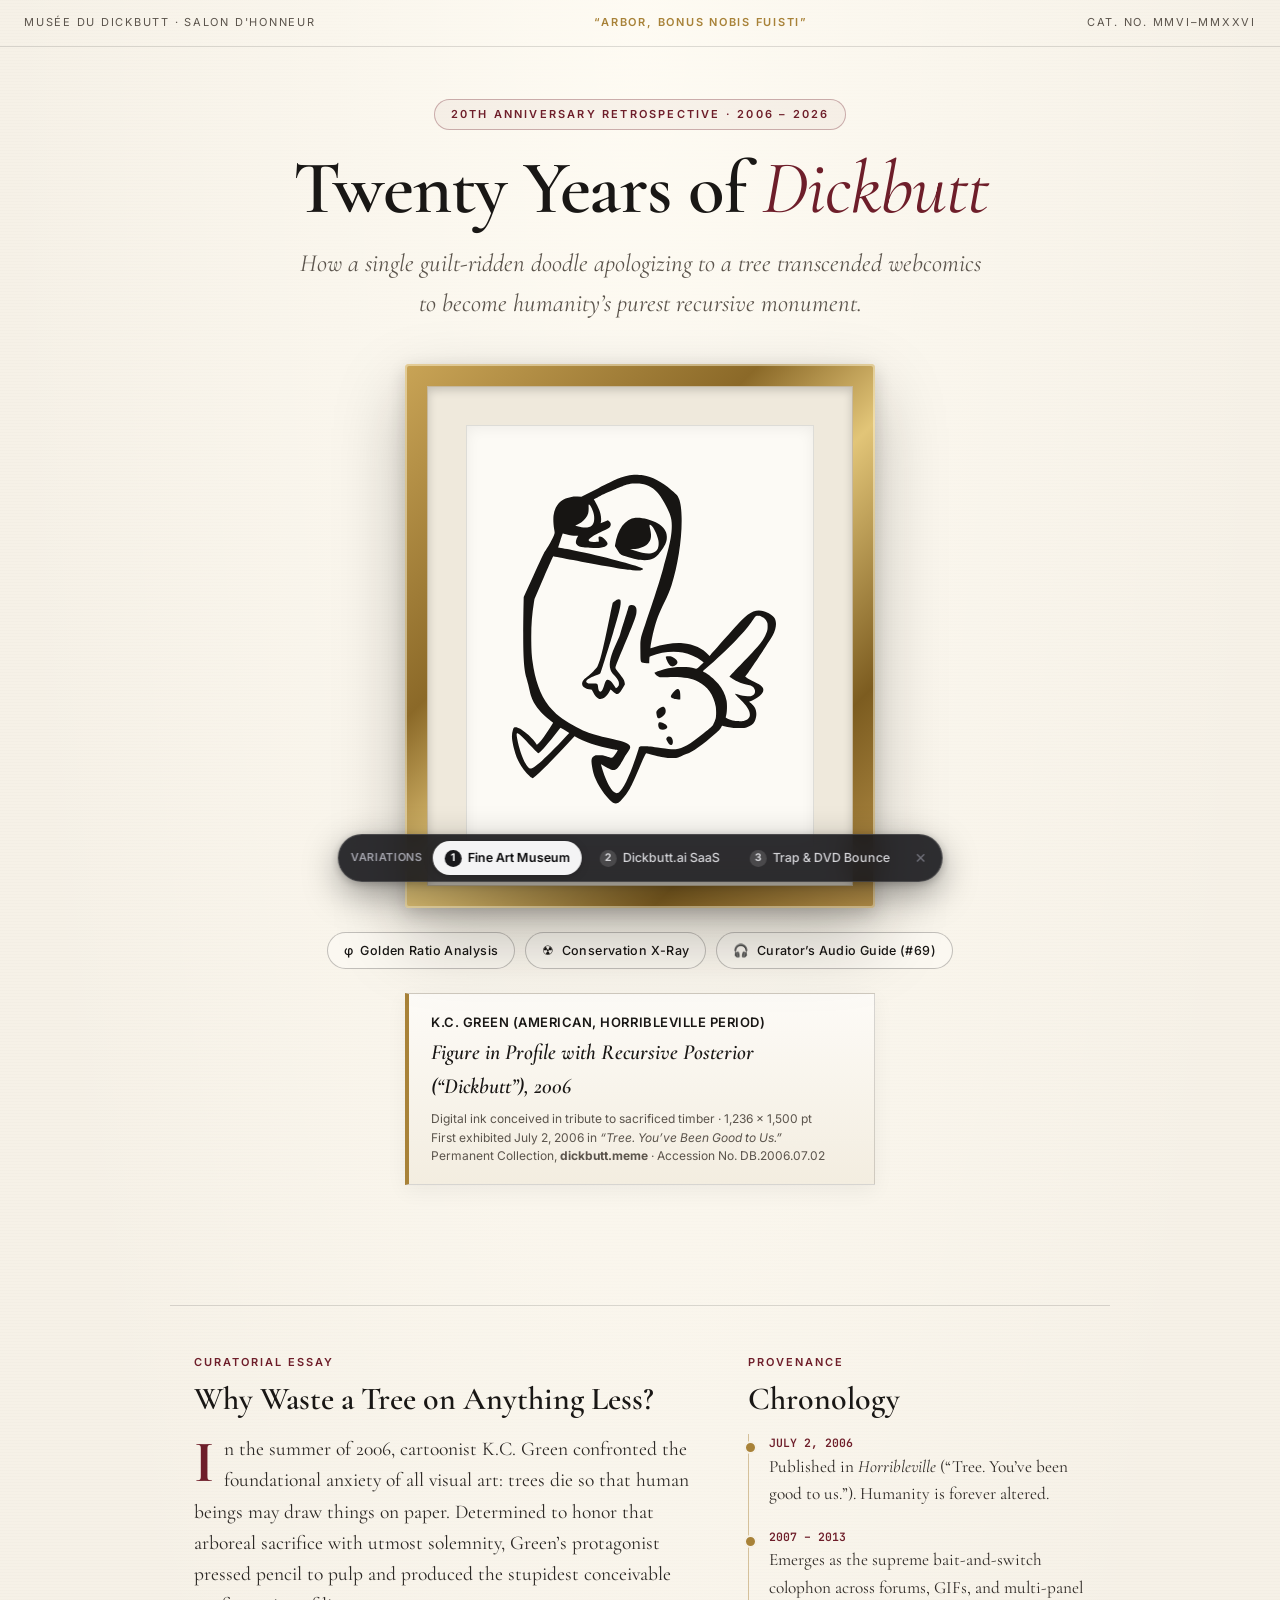
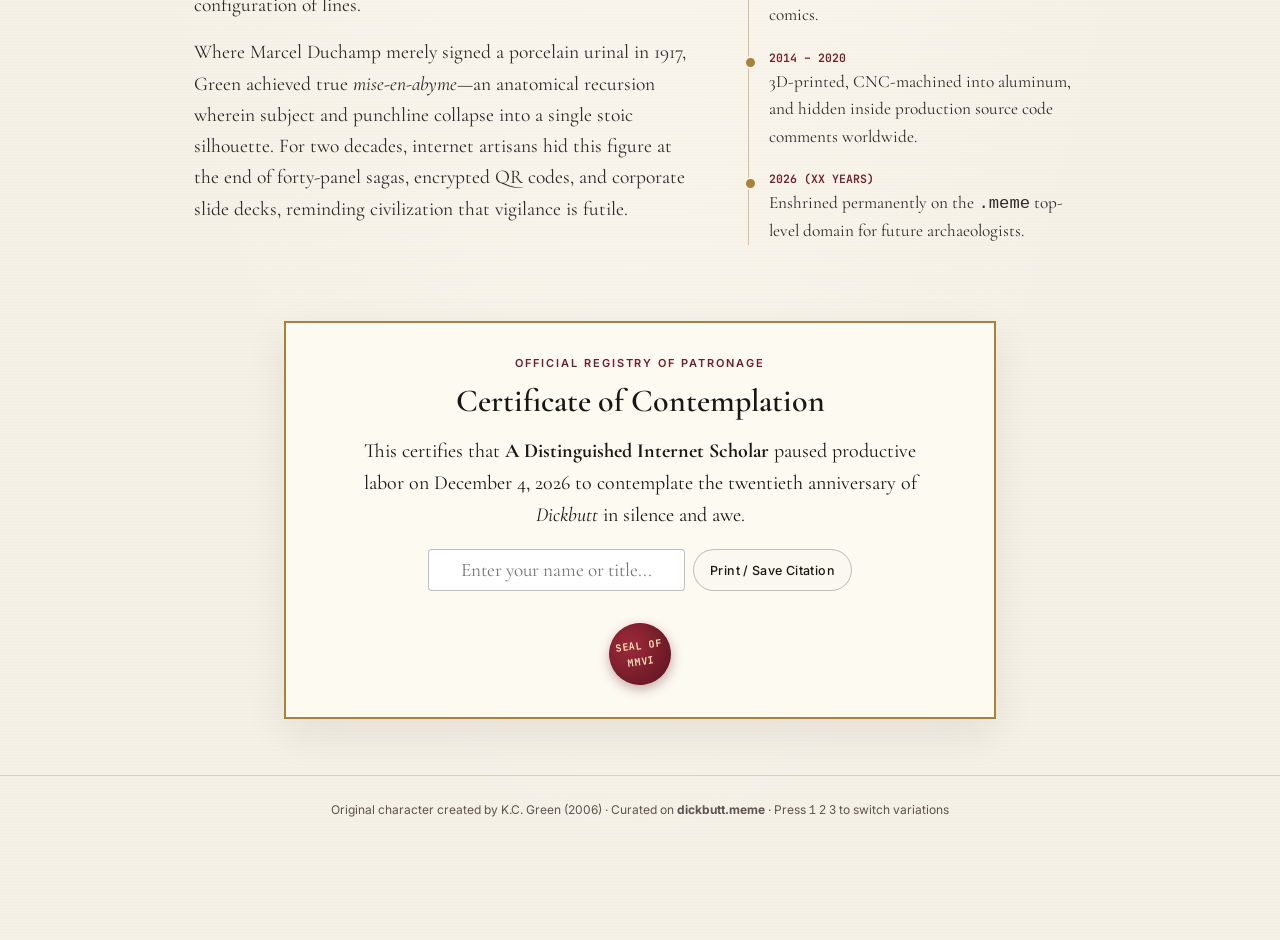
<file: index.html>
<!DOCTYPE html>
<html lang="en" data-variation="1" data-root="./">
<head>
  <script>
    (function () {
      var q = window.location.search;
      if (!q) return;
      var p = new URLSearchParams(q);
      if ((p.has("trap") || p.has("c")) && document.documentElement.getAttribute("data-variation") !== "3") {
        window.location.replace("./v3/" + q);
      } else if (p.get("v") === "1" || p.get("v") === "2" || p.get("v") === "3") {
        var target = p.get("v");
        if (document.documentElement.getAttribute("data-variation") !== target) {
          window.location.replace("./v" + target + "/");
        }
      }
    })();
  </script>
  <meta charset="UTF-8" />
  <meta name="viewport" content="width=device-width, initial-scale=1.0" />
  <title>Musée du Dickbutt — MMVI–MMXXVI Retrospective</title>
  <meta name="description" content="Twenty Years of Post-Anatomical Excellence (2006–2026). A retrospective exhibition honoring K.C. Green's Horribleville Strip #389." />
  <link rel="icon" type="image/svg+xml" href="./assets/favicon.svg" />
  <link rel="preconnect" href="https://fonts.googleapis.com" />
  <link rel="preconnect" href="https://fonts.gstatic.com" crossorigin />
  <link href="https://fonts.googleapis.com/css2?family=Cormorant+Garamond:ital,wght@0,400;0,600;0,700;1,400;1,600&family=Inter:wght@400;500;600&family=JetBrains+Mono:wght@400;500&display=swap" rel="stylesheet" />
  <link rel="stylesheet" href="./assets/switcher.css" />
  <style>
    :root {
      --paper: #f6f1e7;
      --paper-deep: #ebe3d3;
      --ink: #191715;
      --ink-muted: #5b544c;
      --gold: #a88238;
      --gold-bright: #d4af37;
      --burgundy: #6e1e2a;
      --border: rgba(25, 23, 21, 0.14);
    }

    * { box-sizing: border-box; margin: 0; padding: 0; }

    body {
      background-color: var(--paper);
      background-image:
        radial-gradient(ellipse at 50% 0%, rgba(255, 252, 244, 0.9) 0%, transparent 70%),
        repeating-linear-gradient(0deg, rgba(25,23,21,0.012) 0px, rgba(25,23,21,0.012) 1px, transparent 1px, transparent 3px);
      color: var(--ink);
      font-family: "Cormorant Garamond", Georgia, serif;
      line-height: 1.6;
      padding-bottom: 96px;
      -webkit-font-smoothing: antialiased;
    }

    .museum-topbar {
      border-bottom: 1px solid var(--border);
      padding: 14px 24px;
      display: flex;
      justify-content: space-between;
      align-items: center;
      flex-wrap: wrap;
      gap: 12px;
      font-family: "Inter", sans-serif;
      font-size: 11px;
      letter-spacing: 0.16em;
      text-transform: uppercase;
      color: var(--ink-muted);
    }

    .museum-motto {
      color: var(--gold);
      font-weight: 600;
    }

    .hero {
      max-width: 1080px;
      margin: 0 auto;
      padding: 52px 24px 36px;
      text-align: center;
    }

    .exhibition-pill {
      display: inline-block;
      font-family: "Inter", sans-serif;
      font-size: 11px;
      font-weight: 600;
      letter-spacing: 0.2em;
      text-transform: uppercase;
      color: var(--burgundy);
      border: 1px solid rgba(110, 30, 42, 0.32);
      padding: 6px 16px;
      border-radius: 999px;
      margin-bottom: 20px;
      background: rgba(110, 30, 42, 0.04);
    }

    h1 {
      font-size: clamp(2.6rem, 6vw, 4.7rem);
      font-weight: 600;
      line-height: 1.04;
      letter-spacing: -0.015em;
      margin-bottom: 16px;
    }

    h1 em {
      font-style: italic;
      font-weight: 400;
      color: var(--burgundy);
    }

    .subtitle {
      font-size: clamp(1.2rem, 2.2vw, 1.55rem);
      color: var(--ink-muted);
      max-width: 690px;
      margin: 0 auto 40px;
      font-style: italic;
    }

    /* Ornate Gallery Frame */
    .gallery-stage {
      display: flex;
      flex-direction: column;
      align-items: center;
      margin-bottom: 36px;
    }

    .gilded-frame {
      position: relative;
      width: min(470px, 90vw);
      padding: 22px;
      background: linear-gradient(135deg, #c9a456 0%, #8b6928 35%, #e2c578 52%, #7c5c20 78%, #b8924a 100%);
      border-radius: 4px;
      box-shadow:
        0 30px 70px rgba(25, 20, 12, 0.26),
        0 6px 18px rgba(25, 20, 12, 0.16),
        inset 0 0 0 2px rgba(255, 245, 214, 0.5);
    }

    .mat-board {
      background: #efe9dc;
      padding: clamp(22px, 5vw, 38px);
      box-shadow: inset 0 3px 10px rgba(0, 0, 0, 0.18);
      border: 1px solid rgba(120, 92, 38, 0.35);
    }

    .canvas-well {
      position: relative;
      background: #fcfaf5;
      border: 1px solid rgba(0, 0, 0, 0.12);
      box-shadow: inset 0 2px 14px rgba(0, 0, 0, 0.06);
      aspect-ratio: 1236 / 1500;
      overflow: hidden;
      transition: background 0.45s ease, color 0.45s ease;
      color: #171513;
    }

    .canvas-well #artworkMount,
    .canvas-well .overlay-svg {
      position: absolute;
      inset: 8%;
      width: 84%;
      height: 84%;
    }

    .canvas-well svg {
      width: 100%;
      height: 100%;
      display: block;
    }

    /* X-Ray Radiograph Mode */
    .canvas-well.is-xray {
      background: radial-gradient(circle at 50% 45%, #0c2642 0%, #040d1a 100%);
      color: rgba(112, 232, 255, 0.32);
      border-color: #1f6f8b;
    }

    .canvas-well.is-xray #artworkMount svg {
      filter: drop-shadow(0 0 12px rgba(56, 189, 248, 0.55));
    }

    .overlay-svg {
      pointer-events: none;
      opacity: 0;
      transition: opacity 0.35s ease;
    }

    .canvas-well.show-phi .phi-overlay {
      opacity: 1;
    }

    .canvas-well.is-xray .xray-overlay {
      opacity: 1;
    }

    .scanline {
      position: absolute;
      left: 0;
      right: 0;
      height: 3px;
      background: linear-gradient(90deg, transparent, #38bdf8, transparent);
      box-shadow: 0 0 16px #38bdf8;
      opacity: 0;
      pointer-events: none;
    }

    .canvas-well.is-xray .scanline {
      opacity: 0.85;
      animation: xrayScan 3.2s ease-in-out infinite;
    }

    @keyframes xrayScan {
      0%, 100% { top: 4%; }
      50% { top: 94%; }
    }

    /* Scholarly Callout List when Golden Ratio is active */
    .phi-legend {
      display: none;
      max-width: 680px;
      margin: 18px auto 0;
      padding: 14px 18px;
      background: rgba(212, 175, 55, 0.1);
      border: 1px solid rgba(168, 130, 56, 0.4);
      border-radius: 6px;
      text-align: left;
      font-family: "Inter", sans-serif;
      font-size: 12.5px;
      color: var(--ink);
      grid-template-columns: repeat(auto-fit, minmax(260px, 1fr));
      gap: 10px 18px;
    }

    .phi-legend.is-visible {
      display: grid;
    }

    .phi-legend strong {
      color: var(--burgundy);
      font-family: "JetBrains Mono", monospace;
      font-size: 11px;
    }

    /* Controls Bar */
    .curator-controls {
      display: flex;
      flex-wrap: wrap;
      justify-content: center;
      gap: 10px;
      margin-top: 24px;
    }

    .museum-btn {
      appearance: none;
      border: 1px solid rgba(25, 23, 21, 0.25);
      background: #fbf8f1;
      color: var(--ink);
      font-family: "Inter", sans-serif;
      font-size: 12.5px;
      font-weight: 500;
      letter-spacing: 0.03em;
      padding: 10px 16px;
      border-radius: 999px;
      cursor: pointer;
      transition: all 0.18s ease;
      display: inline-flex;
      align-items: center;
      gap: 7px;
    }

    .museum-btn:hover {
      border-color: var(--gold);
      background: #fffdf9;
      transform: translateY(-1px);
      box-shadow: 0 4px 12px rgba(0,0,0,0.06);
    }

    .museum-btn.is-active {
      background: var(--ink);
      color: #faf6ee;
      border-color: var(--ink);
    }

    /* Audio Transcript Box */
    .audio-caption {
      display: none;
      max-width: 620px;
      margin: 16px auto 0;
      padding: 14px 20px;
      background: #1d1a17;
      color: #f4efe4;
      border-left: 3px solid var(--gold-bright);
      border-radius: 4px;
      font-size: 1.08rem;
      font-style: italic;
      text-align: left;
      box-shadow: 0 10px 26px rgba(0,0,0,0.14);
    }

    .audio-caption.is-visible {
      display: block;
    }

    .audio-caption-tag {
      display: block;
      font-family: "JetBrains Mono", monospace;
      font-style: normal;
      font-size: 10.5px;
      letter-spacing: 0.12em;
      text-transform: uppercase;
      color: var(--gold-bright);
      margin-bottom: 4px;
    }

    /* Brass Placard */
    .placard {
      margin-top: 24px;
      max-width: 470px;
      width: 90vw;
      text-align: left;
      background: linear-gradient(180deg, #fdfbf7 0%, #f3ede0 100%);
      border: 1px solid rgba(25, 23, 21, 0.16);
      border-left: 4px solid var(--gold);
      padding: 18px 22px;
      box-shadow: 0 6px 20px rgba(0, 0, 0, 0.05);
    }

    .placard-artist {
      font-family: "Inter", sans-serif;
      font-size: 13px;
      font-weight: 600;
      letter-spacing: 0.04em;
      text-transform: uppercase;
    }

    .placard-title {
      font-size: 1.35rem;
      font-weight: 600;
      font-style: italic;
      margin: 2px 0 6px;
    }

    .placard-meta {
      font-family: "Inter", sans-serif;
      font-size: 12px;
      color: var(--ink-muted);
      line-height: 1.55;
    }

    /* Editorial Sections */
    .editorial {
      max-width: 940px;
      margin: 48px auto 0;
      padding: 48px 24px 0;
      border-top: 1px solid var(--border);
      display: grid;
      grid-template-columns: 1.2fr 0.8fr;
      gap: 48px;
    }

    @media (max-width: 780px) {
      .editorial { grid-template-columns: 1fr; gap: 36px; }
    }

    .section-kicker {
      font-family: "Inter", sans-serif;
      font-size: 11px;
      font-weight: 600;
      letter-spacing: 0.18em;
      text-transform: uppercase;
      color: var(--burgundy);
      margin-bottom: 10px;
    }

    h2 {
      font-size: 2rem;
      font-weight: 600;
      line-height: 1.15;
      margin-bottom: 16px;
    }

    .essay p {
      font-size: 1.22rem;
      margin-bottom: 16px;
      color: #2c2825;
    }

    .dropcap::first-letter {
      float: left;
      font-size: 3.7rem;
      line-height: 0.82;
      padding-right: 10px;
      padding-top: 4px;
      color: var(--burgundy);
      font-weight: 700;
    }

    .timeline {
      list-style: none;
      border-left: 1px solid rgba(168, 130, 56, 0.45);
      padding-left: 20px;
    }

    .timeline li {
      position: relative;
      margin-bottom: 20px;
    }

    .timeline li::before {
      content: "";
      position: absolute;
      left: -25px;
      top: 7px;
      width: 9px;
      height: 9px;
      border-radius: 50%;
      background: var(--gold);
      border: 2px solid var(--paper);
    }

    .timeline-year {
      font-family: "JetBrains Mono", monospace;
      font-size: 11.5px;
      font-weight: 600;
      color: var(--burgundy);
    }

    .timeline-desc {
      font-size: 1.08rem;
      color: #2f2a26;
    }

    /* Certificate Generator Card */
    .diploma-section {
      max-width: 760px;
      margin: 56px auto 0;
      padding: 0 24px;
    }

    .diploma-card {
      background: #fdfaf2;
      border: 2px double var(--gold);
      padding: 32px 28px;
      text-align: center;
      position: relative;
      box-shadow: 0 14px 40px rgba(25, 20, 12, 0.08);
    }

    .diploma-input-row {
      display: flex;
      justify-content: center;
      gap: 8px;
      flex-wrap: wrap;
      margin: 18px 0 20px;
    }

    .diploma-input {
      font-family: "Cormorant Garamond", serif;
      font-size: 1.2rem;
      padding: 8px 14px;
      border: 1px solid rgba(25,23,21,0.28);
      background: #fff;
      border-radius: 4px;
      min-width: 240px;
      text-align: center;
    }

    .diploma-seal {
      display: inline-flex;
      align-items: center;
      justify-content: center;
      width: 62px;
      height: 62px;
      border-radius: 50%;
      background: radial-gradient(circle at 35% 35%, #9e2a3b, #59131d);
      color: #f8e7b5;
      font-family: "JetBrains Mono", monospace;
      font-size: 10px;
      font-weight: 700;
      letter-spacing: 0.06em;
      box-shadow: 0 4px 12px rgba(89, 19, 29, 0.35);
      margin-top: 12px;
      transform: rotate(-8deg);
    }

    footer {
      text-align: center;
      margin-top: 56px;
      padding: 24px;
      font-family: "Inter", sans-serif;
      font-size: 12px;
      color: var(--ink-muted);
      border-top: 1px solid var(--border);
    }
  </style>
</head>
<body>
  <header class="museum-topbar">
    <span>Musée du Dickbutt · Salon d'Honneur</span>
    <span class="museum-motto">“Arbor, Bonus Nobis Fuisti”</span>
    <span>Cat. No. MMVI–MMXXVI</span>
  </header>

  <main>
    <section class="hero">
      <div class="exhibition-pill">20th Anniversary Retrospective · 2006 – 2026</div>
      <h1>Twenty Years of <em>Dickbutt</em></h1>
      <p class="subtitle">
        How a single guilt-ridden doodle apologizing to a tree transcended webcomics to become humanity’s purest recursive monument.
      </p>

      <div class="gallery-stage">
        <div class="gilded-frame">
          <div class="mat-board">
            <div class="canvas-well" id="canvasWell">
              <div id="artworkMount"></div>

              <!-- Golden Ratio / Scholarly Geometry Overlay -->
              <svg class="overlay-svg phi-overlay" viewBox="0 0 1236 1500" aria-hidden="true">
                <rect x="60" y="60" width="1116" height="1380" fill="none" stroke="#c59b27" stroke-width="5" stroke-dasharray="14 10" />
                <line x1="60" y1="912" x2="1176" y2="912" stroke="#c59b27" stroke-width="4" />
                <line x1="749" y1="60" x2="749" y2="912" stroke="#c59b27" stroke-width="4" />
                <circle cx="618" cy="750" r="555" fill="none" stroke="#b8860b" stroke-width="4" opacity="0.65" />
                <!-- Fibonacci Spiral Curve -->
                <path d="M60 1440 A 852 852 0 0 1 912 588 A 526 526 0 0 1 1176 1114 A 325 325 0 0 1 851 1439 A 200 200 0 0 1 651 1239 A 123 123 0 0 1 774 1116"
                      fill="none" stroke="#d4af37" stroke-width="9" />
                <!-- Callout Markers -->
                <g fill="#6e1e2a" stroke="#fff8e7" stroke-width="5">
                  <circle cx="350" cy="245" r="24" />
                  <circle cx="515" cy="760" r="24" />
                  <circle cx="1065" cy="735" r="24" />
                  <circle cx="735" cy="1090" r="24" />
                </g>
                <g fill="#fff8e7" font-family="Inter, sans-serif" font-size="26" font-weight="700" text-anchor="middle">
                  <text x="350" y="254">I</text>
                  <text x="515" y="769">II</text>
                  <text x="1065" y="744">III</text>
                  <text x="735" y="1099">IV</text>
                </g>
                <text x="95" y="125" fill="#9a7418" font-family="JetBrains Mono, monospace" font-size="34" font-weight="600">φ = 1.61803</text>
              </svg>

              <!-- X-Ray Radiograph Skeleton Overlay -->
              <svg class="overlay-svg xray-overlay" viewBox="0 0 1236 1500" aria-hidden="true">
                <g stroke="#7dd3fc" stroke-width="14" fill="none" stroke-linecap="round" opacity="0.9">
                  <!-- Tiny Peanut Brain -->
                  <ellipse cx="520" cy="175" rx="68" ry="38" stroke-dasharray="10 8" />
                  <!-- Eye Sockets -->
                  <circle cx="345" cy="245" r="65" />
                  <circle cx="605" cy="325" r="72" />
                  <!-- Vertebral Column -->
                  <path d="M510 430 Q 430 740 480 1060 Q 560 1160 760 1070" stroke-width="18" stroke-dasharray="22 18" />
                  <!-- Ribs -->
                  <path d="M360 560 Q 470 590 580 560" />
                  <path d="M340 650 Q 465 680 570 650" />
                  <path d="M335 740 Q 460 770 555 740" />
                  <!-- Forearm Bone -->
                  <path d="M535 615 L 445 960" />
                  <!-- Leg Bones -->
                  <path d="M330 1130 L 185 1290 L 115 1190" />
                  <path d="M565 1210 L 505 1385 L 445 1290" />
                  <!-- Recursive Posterior Micro-Skeleton -->
                  <path d="M845 965 L 1110 695" stroke="#38bdf8" stroke-width="16" stroke-dasharray="16 12" />
                  <circle cx="1030" cy="960" r="38" stroke="#38bdf8" />
                  <circle cx="1010" cy="1055" r="42" stroke="#38bdf8" />
                </g>
                <g fill="#bae6fd" font-family="JetBrains Mono, monospace" font-size="28">
                  <text x="615" y="182">← 0 THOUGHTS</text>
                  <text x="70" y="90">SPECTROMETRY // 420 kV</text>
                  <text x="70" y="1445">PENTIMENTI: NONE (FIRST TRY)</text>
                </g>
              </svg>

              <div class="scanline"></div>
            </div>
          </div>
        </div>

        <div class="curator-controls">
          <button type="button" class="museum-btn" id="btnPhi">
            <span>φ</span> Golden Ratio Analysis
          </button>
          <button type="button" class="museum-btn" id="btnXray">
            <span>☢</span> Conservation X-Ray
          </button>
          <button type="button" class="museum-btn" id="btnAudio">
            <span>🎧</span> Curator’s Audio Guide (#69)
          </button>
        </div>

        <div class="phi-legend" id="phiLegend">
          <div><strong>[I] Ocular Horizon:</strong> Thousand-yard deadpan stare balanced at 1/φ of cranial dome.</div>
          <div><strong>[II] Three-Digit Forelimb:</strong> Expresses quiet resignation to existing on printer paper.</div>
          <div><strong>[III] Recursive Posterior:</strong> Secondary appendage angled at a precise 44.8° Baroque diagonal.</div>
          <div><strong>[IV] Gluteal Stippling:</strong> Four-dot pointillist chiaroscuro rivaling Georges Seurat.</div>
        </div>

        <div class="audio-caption" id="audioCaption">
          <span class="audio-caption-tag">Audio Guide Track #69 · Narrated by Dr. Henri Beauchamp</span>
          <span id="audioText"></span>
        </div>

        <div class="placard">
          <div class="placard-artist">K.C. Green (American, Horribleville Period)</div>
          <div class="placard-title">Figure in Profile with Recursive Posterior (“Dickbutt”), 2006</div>
          <div class="placard-meta">
            Digital ink conceived in tribute to sacrificed timber · 1,236 × 1,500 pt<br />
            First exhibited July 2, 2006 in <em>“Tree. You’ve Been Good to Us.”</em><br />
            Permanent Collection, <strong>dickbutt.meme</strong> · Accession No. DB.2006.07.02
          </div>
        </div>
      </div>
    </section>

    <section class="editorial">
      <div class="essay">
        <div class="section-kicker">Curatorial Essay</div>
        <h2>Why Waste a Tree on Anything Less?</h2>
        <p class="dropcap">
          In the summer of 2006, cartoonist K.C. Green confronted the foundational anxiety of all visual art: trees die so that human beings may draw things on paper. Determined to honor that arboreal sacrifice with utmost solemnity, Green’s protagonist pressed pencil to pulp and produced the stupidest conceivable configuration of lines.
        </p>
        <p>
          Where Marcel Duchamp merely signed a porcelain urinal in 1917, Green achieved true <em>mise-en-abyme</em>—an anatomical recursion wherein subject and punchline collapse into a single stoic silhouette. For two decades, internet artisans hid this figure at the end of forty-panel sagas, encrypted QR codes, and corporate slide decks, reminding civilization that vigilance is futile.
        </p>
      </div>

      <aside>
        <div class="section-kicker">Provenance</div>
        <h2>Chronology</h2>
        <ul class="timeline">
          <li>
            <div class="timeline-year">JULY 2, 2006</div>
            <div class="timeline-desc">Published in <em>Horribleville</em> (“Tree. You’ve been good to us.”). Humanity is forever altered.</div>
          </li>
          <li>
            <div class="timeline-year">2007 – 2013</div>
            <div class="timeline-desc">Emerges as the supreme bait-and-switch colophon across forums, GIFs, and multi-panel comics.</div>
          </li>
          <li>
            <div class="timeline-year">2014 – 2020</div>
            <div class="timeline-desc">3D-printed, CNC-machined into aluminum, and hidden inside production source code comments worldwide.</div>
          </li>
          <li>
            <div class="timeline-year">2026 (XX YEARS)</div>
            <div class="timeline-desc">Enshrined permanently on the <code>.meme</code> top-level domain for future archaeologists.</div>
          </li>
        </ul>
      </aside>
    </section>

    <section class="diploma-section">
      <div class="diploma-card">
        <div class="section-kicker">Official Registry of Patronage</div>
        <h2>Certificate of Contemplation</h2>
        <p id="diplomaBody" style="font-size: 1.25rem; max-width: 560px; margin: 0 auto;">
          This certifies that <strong id="patronDisplay">A Distinguished Internet Scholar</strong> paused productive labor on <span id="dateDisplay"></span> to contemplate the twentieth anniversary of <em>Dickbutt</em> in silence and awe.
        </p>
        <div class="diploma-input-row">
          <input type="text" id="patronInput" class="diploma-input" placeholder="Enter your name or title..." maxlength="48" />
          <button type="button" class="museum-btn" id="btnPrintDiploma">Print / Save Citation</button>
        </div>
        <div class="diploma-seal">SEAL OF<br />MMVI</div>
      </div>
    </section>
  </main>

  <footer>
    Original character created by K.C. Green (2006) · Curated on <strong>dickbutt.meme</strong> · Press <code>1</code> <code>2</code> <code>3</code> to switch variations
  </footer>

  <script src="./assets/dickbutt-art.js"></script>
  <script src="./assets/switcher.js"></script>
  <script>
    (function () {
      window.injectDickbutt("#artworkMount");

      var well = document.getElementById("canvasWell");
      var btnPhi = document.getElementById("btnPhi");
      var btnXray = document.getElementById("btnXray");
      var btnAudio = document.getElementById("btnAudio");
      var phiLegend = document.getElementById("phiLegend");
      var audioCaption = document.getElementById("audioCaption");
      var audioText = document.getElementById("audioText");

      btnPhi.addEventListener("click", function () {
        var on = well.classList.toggle("show-phi");
        btnPhi.classList.toggle("is-active", on);
        phiLegend.classList.toggle("is-visible", on);
        window.playDickbuttSound("chime");
      });

      btnXray.addEventListener("click", function () {
        var on = well.classList.toggle("is-xray");
        btnXray.classList.toggle("is-active", on);
        window.playDickbuttSound("chime");
      });

      var scriptLines = [
        "Welcome to Gallery Sixty-Nine. Before you stands K.C. Green’s seminal two-thousand-and-six masterwork, colloquially titled: Dickbutt.",
        "Observe the subject’s serene, horizontal mouth—untroubled by ambition, taxation, or clothing.",
        "Follow the eye rightward toward the posterior, where a secondary, miniature phallus emerges at a triumphant forty-five degree incline.",
        "Critics initially asked: why? Twenty years later, the canvas replies only with silence. Please do not lick the glass."
      ];

      var speaking = false;
      var lineTimer = null;

      function stopAudioGuide() {
        speaking = false;
        btnAudio.classList.remove("is-active");
        btnAudio.innerHTML = "<span>🎧</span> Curator’s Audio Guide (#69)";
        if (lineTimer) clearTimeout(lineTimer);
        if (window.speechSynthesis) window.speechSynthesis.cancel();
      }

      btnAudio.addEventListener("click", function () {
        if (speaking) {
          stopAudioGuide();
          audioCaption.classList.remove("is-visible");
          return;
        }
        speaking = true;
        window.playDickbuttSound("chime");
        btnAudio.classList.add("is-active");
        btnAudio.innerHTML = "<span>⏹</span> Stop Audio Guide";
        audioCaption.classList.add("is-visible");

        var fullText = scriptLines.join(" ");
        audioText.textContent = "“" + fullText + "”";

        if ("speechSynthesis" in window) {
          window.speechSynthesis.cancel();
          var utter = new SpeechSynthesisUtterance(fullText);
          utter.rate = 0.92;
          utter.pitch = 0.88;
          var voices = window.speechSynthesis.getVoices();
          var posh = voices.find(function (v) { return /Daniel|Arthur|Oliver|UK English Male|en-GB/i.test(v.name + " " + v.lang); });
          if (posh) utter.voice = posh;
          utter.onend = stopAudioGuide;
          utter.onerror = stopAudioGuide;
          window.speechSynthesis.speak(utter);
        } else {
          lineTimer = setTimeout(stopAudioGuide, 12000);
        }
      });

      // Diploma personalization
      var dateEl = document.getElementById("dateDisplay");
      dateEl.textContent = new Date().toLocaleDateString("en-US", {
        year: "numeric", month: "long", day: "numeric"
      });

      var patronInput = document.getElementById("patronInput");
      var patronDisplay = document.getElementById("patronDisplay");
      patronInput.addEventListener("input", function () {
        patronDisplay.textContent = patronInput.value.trim() || "A Distinguished Internet Scholar";
      });

      document.getElementById("btnPrintDiploma").addEventListener("click", function () {
        window.print();
      });
    })();
  </script>
</body>
</html>
</file>
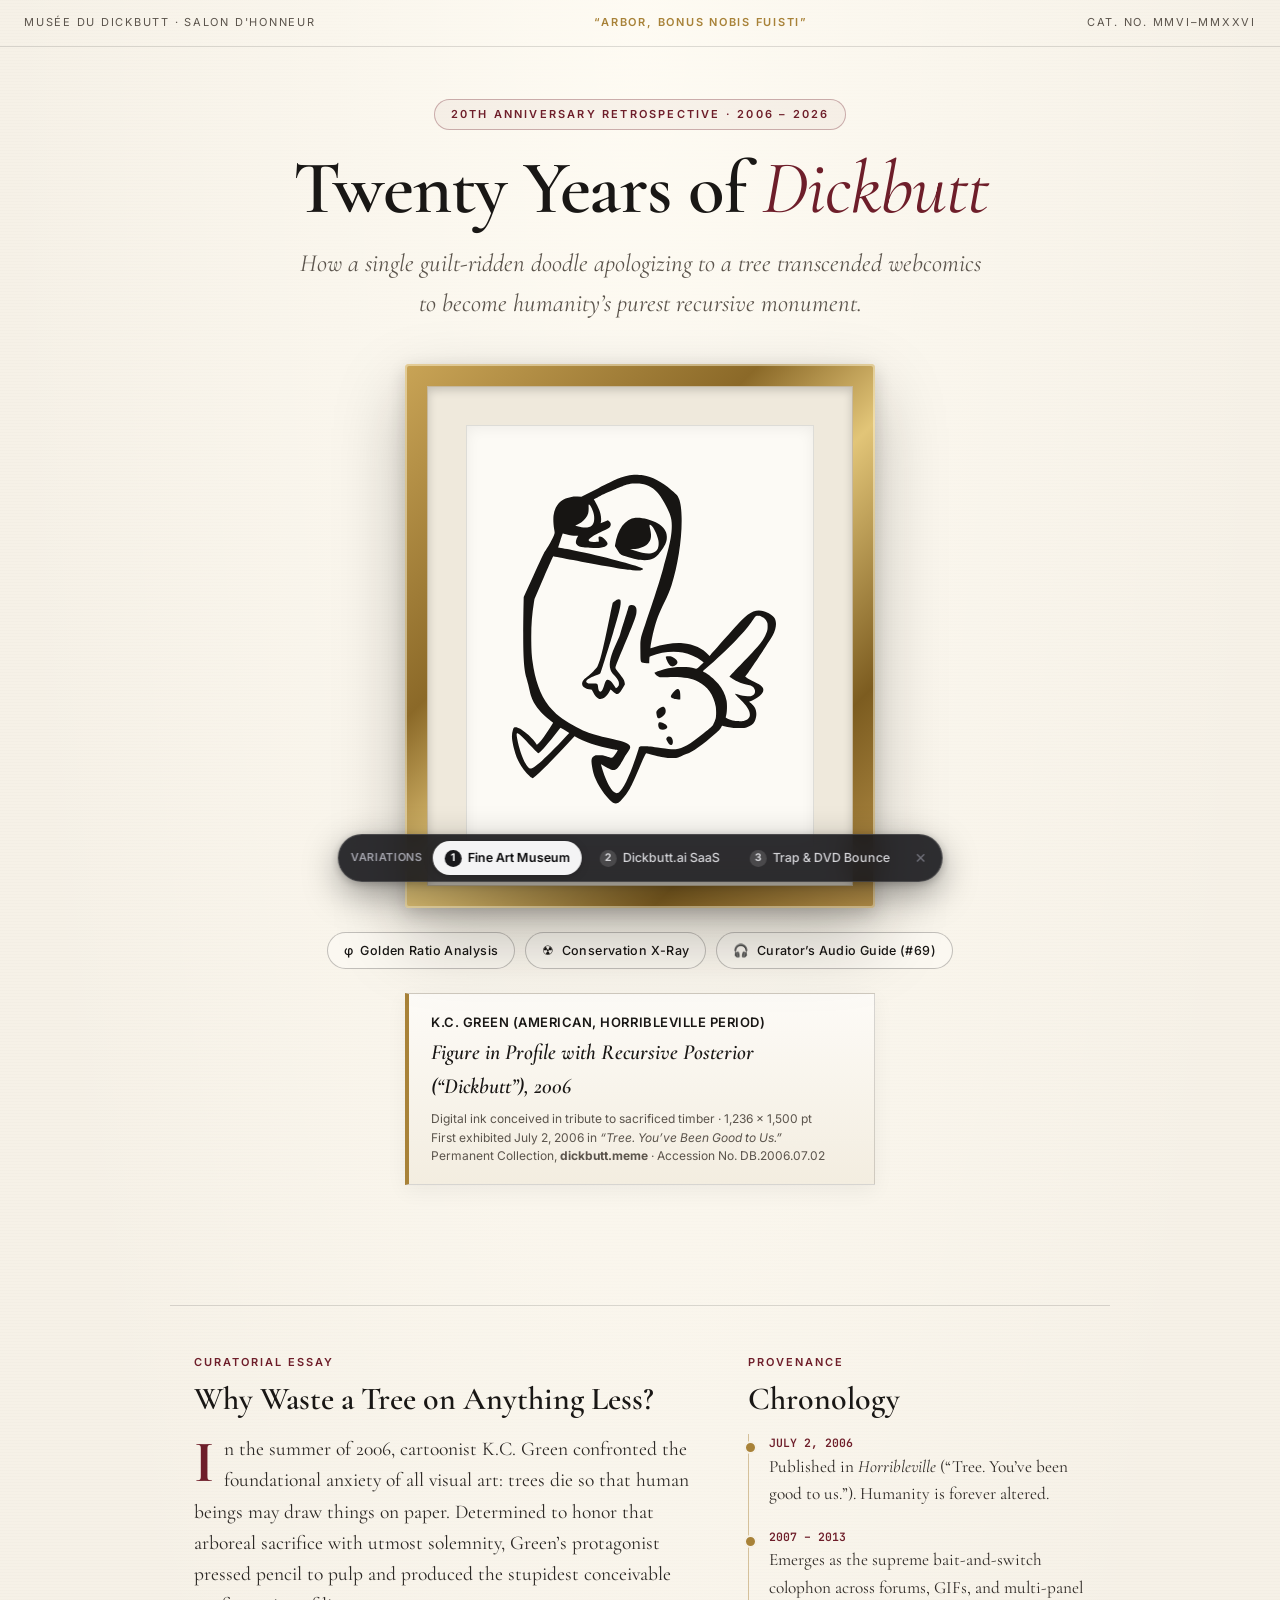
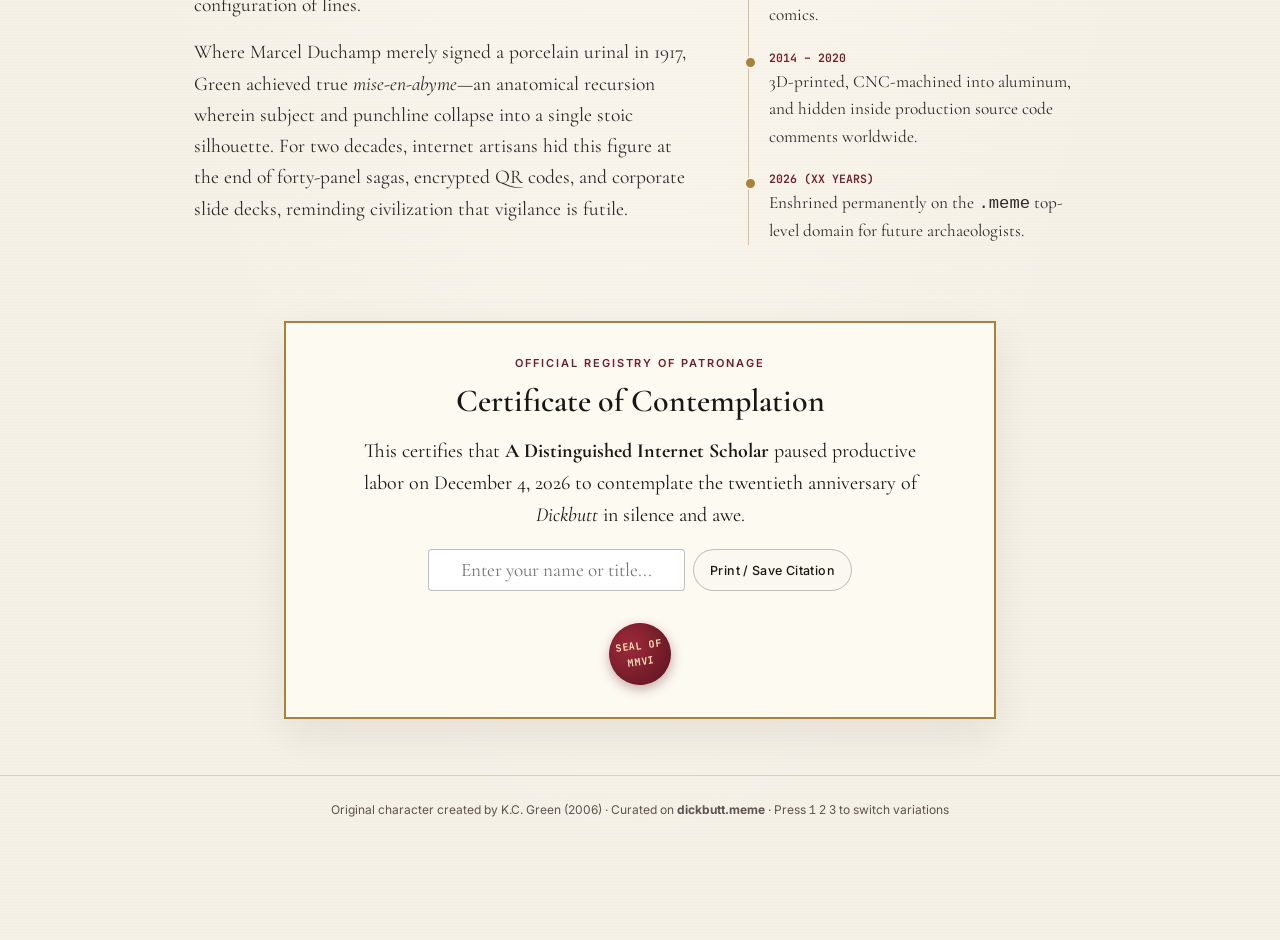
<file: v1/index.html>
<!DOCTYPE html>
<html lang="en" data-variation="1" data-root="../">
<head>
  <meta charset="UTF-8" />
  <meta name="viewport" content="width=device-width, initial-scale=1.0" />
  <title>Musée du Dickbutt — MMVI–MMXXVI Retrospective</title>
  <meta name="description" content="Twenty Years of Post-Anatomical Excellence (2006–2026). A retrospective exhibition honoring K.C. Green's Horribleville Strip #389." />
  <link rel="icon" type="image/svg+xml" href="../assets/favicon.svg" />
  <link rel="preconnect" href="https://fonts.googleapis.com" />
  <link rel="preconnect" href="https://fonts.gstatic.com" crossorigin />
  <link href="https://fonts.googleapis.com/css2?family=Cormorant+Garamond:ital,wght@0,400;0,600;0,700;1,400;1,600&family=Inter:wght@400;500;600&family=JetBrains+Mono:wght@400;500&display=swap" rel="stylesheet" />
  <link rel="stylesheet" href="../assets/switcher.css" />
  <style>
    :root {
      --paper: #f6f1e7;
      --paper-deep: #ebe3d3;
      --ink: #191715;
      --ink-muted: #5b544c;
      --gold: #a88238;
      --gold-bright: #d4af37;
      --burgundy: #6e1e2a;
      --border: rgba(25, 23, 21, 0.14);
    }

    * { box-sizing: border-box; margin: 0; padding: 0; }

    body {
      background-color: var(--paper);
      background-image:
        radial-gradient(ellipse at 50% 0%, rgba(255, 252, 244, 0.9) 0%, transparent 70%),
        repeating-linear-gradient(0deg, rgba(25,23,21,0.012) 0px, rgba(25,23,21,0.012) 1px, transparent 1px, transparent 3px);
      color: var(--ink);
      font-family: "Cormorant Garamond", Georgia, serif;
      line-height: 1.6;
      padding-bottom: 96px;
      -webkit-font-smoothing: antialiased;
    }

    .museum-topbar {
      border-bottom: 1px solid var(--border);
      padding: 14px 24px;
      display: flex;
      justify-content: space-between;
      align-items: center;
      flex-wrap: wrap;
      gap: 12px;
      font-family: "Inter", sans-serif;
      font-size: 11px;
      letter-spacing: 0.16em;
      text-transform: uppercase;
      color: var(--ink-muted);
    }

    .museum-motto {
      color: var(--gold);
      font-weight: 600;
    }

    .hero {
      max-width: 1080px;
      margin: 0 auto;
      padding: 52px 24px 36px;
      text-align: center;
    }

    .exhibition-pill {
      display: inline-block;
      font-family: "Inter", sans-serif;
      font-size: 11px;
      font-weight: 600;
      letter-spacing: 0.2em;
      text-transform: uppercase;
      color: var(--burgundy);
      border: 1px solid rgba(110, 30, 42, 0.32);
      padding: 6px 16px;
      border-radius: 999px;
      margin-bottom: 20px;
      background: rgba(110, 30, 42, 0.04);
    }

    h1 {
      font-size: clamp(2.6rem, 6vw, 4.7rem);
      font-weight: 600;
      line-height: 1.04;
      letter-spacing: -0.015em;
      margin-bottom: 16px;
    }

    h1 em {
      font-style: italic;
      font-weight: 400;
      color: var(--burgundy);
    }

    .subtitle {
      font-size: clamp(1.2rem, 2.2vw, 1.55rem);
      color: var(--ink-muted);
      max-width: 690px;
      margin: 0 auto 40px;
      font-style: italic;
    }

    /* Ornate Gallery Frame */
    .gallery-stage {
      display: flex;
      flex-direction: column;
      align-items: center;
      margin-bottom: 36px;
    }

    .gilded-frame {
      position: relative;
      width: min(470px, 90vw);
      padding: 22px;
      background: linear-gradient(135deg, #c9a456 0%, #8b6928 35%, #e2c578 52%, #7c5c20 78%, #b8924a 100%);
      border-radius: 4px;
      box-shadow:
        0 30px 70px rgba(25, 20, 12, 0.26),
        0 6px 18px rgba(25, 20, 12, 0.16),
        inset 0 0 0 2px rgba(255, 245, 214, 0.5);
    }

    .mat-board {
      background: #efe9dc;
      padding: clamp(22px, 5vw, 38px);
      box-shadow: inset 0 3px 10px rgba(0, 0, 0, 0.18);
      border: 1px solid rgba(120, 92, 38, 0.35);
    }

    .canvas-well {
      position: relative;
      background: #fcfaf5;
      border: 1px solid rgba(0, 0, 0, 0.12);
      box-shadow: inset 0 2px 14px rgba(0, 0, 0, 0.06);
      aspect-ratio: 1236 / 1500;
      overflow: hidden;
      transition: background 0.45s ease, color 0.45s ease;
      color: #171513;
    }

    .canvas-well #artworkMount,
    .canvas-well .overlay-svg {
      position: absolute;
      inset: 8%;
      width: 84%;
      height: 84%;
    }

    .canvas-well svg {
      width: 100%;
      height: 100%;
      display: block;
    }

    /* X-Ray Radiograph Mode */
    .canvas-well.is-xray {
      background: radial-gradient(circle at 50% 45%, #0c2642 0%, #040d1a 100%);
      color: rgba(112, 232, 255, 0.32);
      border-color: #1f6f8b;
    }

    .canvas-well.is-xray #artworkMount svg {
      filter: drop-shadow(0 0 12px rgba(56, 189, 248, 0.55));
    }

    .overlay-svg {
      pointer-events: none;
      opacity: 0;
      transition: opacity 0.35s ease;
    }

    .canvas-well.show-phi .phi-overlay {
      opacity: 1;
    }

    .canvas-well.is-xray .xray-overlay {
      opacity: 1;
    }

    .scanline {
      position: absolute;
      left: 0;
      right: 0;
      height: 3px;
      background: linear-gradient(90deg, transparent, #38bdf8, transparent);
      box-shadow: 0 0 16px #38bdf8;
      opacity: 0;
      pointer-events: none;
    }

    .canvas-well.is-xray .scanline {
      opacity: 0.85;
      animation: xrayScan 3.2s ease-in-out infinite;
    }

    @keyframes xrayScan {
      0%, 100% { top: 4%; }
      50% { top: 94%; }
    }

    /* Scholarly Callout List when Golden Ratio is active */
    .phi-legend {
      display: none;
      max-width: 680px;
      margin: 18px auto 0;
      padding: 14px 18px;
      background: rgba(212, 175, 55, 0.1);
      border: 1px solid rgba(168, 130, 56, 0.4);
      border-radius: 6px;
      text-align: left;
      font-family: "Inter", sans-serif;
      font-size: 12.5px;
      color: var(--ink);
      grid-template-columns: repeat(auto-fit, minmax(260px, 1fr));
      gap: 10px 18px;
    }

    .phi-legend.is-visible {
      display: grid;
    }

    .phi-legend strong {
      color: var(--burgundy);
      font-family: "JetBrains Mono", monospace;
      font-size: 11px;
    }

    /* Controls Bar */
    .curator-controls {
      display: flex;
      flex-wrap: wrap;
      justify-content: center;
      gap: 10px;
      margin-top: 24px;
    }

    .museum-btn {
      appearance: none;
      border: 1px solid rgba(25, 23, 21, 0.25);
      background: #fbf8f1;
      color: var(--ink);
      font-family: "Inter", sans-serif;
      font-size: 12.5px;
      font-weight: 500;
      letter-spacing: 0.03em;
      padding: 10px 16px;
      border-radius: 999px;
      cursor: pointer;
      transition: all 0.18s ease;
      display: inline-flex;
      align-items: center;
      gap: 7px;
    }

    .museum-btn:hover {
      border-color: var(--gold);
      background: #fffdf9;
      transform: translateY(-1px);
      box-shadow: 0 4px 12px rgba(0,0,0,0.06);
    }

    .museum-btn.is-active {
      background: var(--ink);
      color: #faf6ee;
      border-color: var(--ink);
    }

    /* Audio Transcript Box */
    .audio-caption {
      display: none;
      max-width: 620px;
      margin: 16px auto 0;
      padding: 14px 20px;
      background: #1d1a17;
      color: #f4efe4;
      border-left: 3px solid var(--gold-bright);
      border-radius: 4px;
      font-size: 1.08rem;
      font-style: italic;
      text-align: left;
      box-shadow: 0 10px 26px rgba(0,0,0,0.14);
    }

    .audio-caption.is-visible {
      display: block;
    }

    .audio-caption-tag {
      display: block;
      font-family: "JetBrains Mono", monospace;
      font-style: normal;
      font-size: 10.5px;
      letter-spacing: 0.12em;
      text-transform: uppercase;
      color: var(--gold-bright);
      margin-bottom: 4px;
    }

    /* Brass Placard */
    .placard {
      margin-top: 24px;
      max-width: 470px;
      width: 90vw;
      text-align: left;
      background: linear-gradient(180deg, #fdfbf7 0%, #f3ede0 100%);
      border: 1px solid rgba(25, 23, 21, 0.16);
      border-left: 4px solid var(--gold);
      padding: 18px 22px;
      box-shadow: 0 6px 20px rgba(0, 0, 0, 0.05);
    }

    .placard-artist {
      font-family: "Inter", sans-serif;
      font-size: 13px;
      font-weight: 600;
      letter-spacing: 0.04em;
      text-transform: uppercase;
    }

    .placard-title {
      font-size: 1.35rem;
      font-weight: 600;
      font-style: italic;
      margin: 2px 0 6px;
    }

    .placard-meta {
      font-family: "Inter", sans-serif;
      font-size: 12px;
      color: var(--ink-muted);
      line-height: 1.55;
    }

    /* Editorial Sections */
    .editorial {
      max-width: 940px;
      margin: 48px auto 0;
      padding: 48px 24px 0;
      border-top: 1px solid var(--border);
      display: grid;
      grid-template-columns: 1.2fr 0.8fr;
      gap: 48px;
    }

    @media (max-width: 780px) {
      .editorial { grid-template-columns: 1fr; gap: 36px; }
    }

    .section-kicker {
      font-family: "Inter", sans-serif;
      font-size: 11px;
      font-weight: 600;
      letter-spacing: 0.18em;
      text-transform: uppercase;
      color: var(--burgundy);
      margin-bottom: 10px;
    }

    h2 {
      font-size: 2rem;
      font-weight: 600;
      line-height: 1.15;
      margin-bottom: 16px;
    }

    .essay p {
      font-size: 1.22rem;
      margin-bottom: 16px;
      color: #2c2825;
    }

    .dropcap::first-letter {
      float: left;
      font-size: 3.7rem;
      line-height: 0.82;
      padding-right: 10px;
      padding-top: 4px;
      color: var(--burgundy);
      font-weight: 700;
    }

    .timeline {
      list-style: none;
      border-left: 1px solid rgba(168, 130, 56, 0.45);
      padding-left: 20px;
    }

    .timeline li {
      position: relative;
      margin-bottom: 20px;
    }

    .timeline li::before {
      content: "";
      position: absolute;
      left: -25px;
      top: 7px;
      width: 9px;
      height: 9px;
      border-radius: 50%;
      background: var(--gold);
      border: 2px solid var(--paper);
    }

    .timeline-year {
      font-family: "JetBrains Mono", monospace;
      font-size: 11.5px;
      font-weight: 600;
      color: var(--burgundy);
    }

    .timeline-desc {
      font-size: 1.08rem;
      color: #2f2a26;
    }

    /* Certificate Generator Card */
    .diploma-section {
      max-width: 760px;
      margin: 56px auto 0;
      padding: 0 24px;
    }

    .diploma-card {
      background: #fdfaf2;
      border: 2px double var(--gold);
      padding: 32px 28px;
      text-align: center;
      position: relative;
      box-shadow: 0 14px 40px rgba(25, 20, 12, 0.08);
    }

    .diploma-input-row {
      display: flex;
      justify-content: center;
      gap: 8px;
      flex-wrap: wrap;
      margin: 18px 0 20px;
    }

    .diploma-input {
      font-family: "Cormorant Garamond", serif;
      font-size: 1.2rem;
      padding: 8px 14px;
      border: 1px solid rgba(25,23,21,0.28);
      background: #fff;
      border-radius: 4px;
      min-width: 240px;
      text-align: center;
    }

    .diploma-seal {
      display: inline-flex;
      align-items: center;
      justify-content: center;
      width: 62px;
      height: 62px;
      border-radius: 50%;
      background: radial-gradient(circle at 35% 35%, #9e2a3b, #59131d);
      color: #f8e7b5;
      font-family: "JetBrains Mono", monospace;
      font-size: 10px;
      font-weight: 700;
      letter-spacing: 0.06em;
      box-shadow: 0 4px 12px rgba(89, 19, 29, 0.35);
      margin-top: 12px;
      transform: rotate(-8deg);
    }

    footer {
      text-align: center;
      margin-top: 56px;
      padding: 24px;
      font-family: "Inter", sans-serif;
      font-size: 12px;
      color: var(--ink-muted);
      border-top: 1px solid var(--border);
    }
  </style>
</head>
<body>
  <header class="museum-topbar">
    <span>Musée du Dickbutt · Salon d'Honneur</span>
    <span class="museum-motto">“Arbor, Bonus Nobis Fuisti”</span>
    <span>Cat. No. MMVI–MMXXVI</span>
  </header>

  <main>
    <section class="hero">
      <div class="exhibition-pill">20th Anniversary Retrospective · 2006 – 2026</div>
      <h1>Twenty Years of <em>Dickbutt</em></h1>
      <p class="subtitle">
        How a single guilt-ridden doodle apologizing to a tree transcended webcomics to become humanity’s purest recursive monument.
      </p>

      <div class="gallery-stage">
        <div class="gilded-frame">
          <div class="mat-board">
            <div class="canvas-well" id="canvasWell">
              <div id="artworkMount"></div>

              <!-- Golden Ratio / Scholarly Geometry Overlay -->
              <svg class="overlay-svg phi-overlay" viewBox="0 0 1236 1500" aria-hidden="true">
                <rect x="60" y="60" width="1116" height="1380" fill="none" stroke="#c59b27" stroke-width="5" stroke-dasharray="14 10" />
                <line x1="60" y1="912" x2="1176" y2="912" stroke="#c59b27" stroke-width="4" />
                <line x1="749" y1="60" x2="749" y2="912" stroke="#c59b27" stroke-width="4" />
                <circle cx="618" cy="750" r="555" fill="none" stroke="#b8860b" stroke-width="4" opacity="0.65" />
                <!-- Fibonacci Spiral Curve -->
                <path d="M60 1440 A 852 852 0 0 1 912 588 A 526 526 0 0 1 1176 1114 A 325 325 0 0 1 851 1439 A 200 200 0 0 1 651 1239 A 123 123 0 0 1 774 1116"
                      fill="none" stroke="#d4af37" stroke-width="9" />
                <!-- Callout Markers -->
                <g fill="#6e1e2a" stroke="#fff8e7" stroke-width="5">
                  <circle cx="350" cy="245" r="24" />
                  <circle cx="515" cy="760" r="24" />
                  <circle cx="1065" cy="735" r="24" />
                  <circle cx="735" cy="1090" r="24" />
                </g>
                <g fill="#fff8e7" font-family="Inter, sans-serif" font-size="26" font-weight="700" text-anchor="middle">
                  <text x="350" y="254">I</text>
                  <text x="515" y="769">II</text>
                  <text x="1065" y="744">III</text>
                  <text x="735" y="1099">IV</text>
                </g>
                <text x="95" y="125" fill="#9a7418" font-family="JetBrains Mono, monospace" font-size="34" font-weight="600">φ = 1.61803</text>
              </svg>

              <!-- X-Ray Radiograph Skeleton Overlay -->
              <svg class="overlay-svg xray-overlay" viewBox="0 0 1236 1500" aria-hidden="true">
                <g stroke="#7dd3fc" stroke-width="14" fill="none" stroke-linecap="round" opacity="0.9">
                  <!-- Tiny Peanut Brain -->
                  <ellipse cx="520" cy="175" rx="68" ry="38" stroke-dasharray="10 8" />
                  <!-- Eye Sockets -->
                  <circle cx="345" cy="245" r="65" />
                  <circle cx="605" cy="325" r="72" />
                  <!-- Vertebral Column -->
                  <path d="M510 430 Q 430 740 480 1060 Q 560 1160 760 1070" stroke-width="18" stroke-dasharray="22 18" />
                  <!-- Ribs -->
                  <path d="M360 560 Q 470 590 580 560" />
                  <path d="M340 650 Q 465 680 570 650" />
                  <path d="M335 740 Q 460 770 555 740" />
                  <!-- Forearm Bone -->
                  <path d="M535 615 L 445 960" />
                  <!-- Leg Bones -->
                  <path d="M330 1130 L 185 1290 L 115 1190" />
                  <path d="M565 1210 L 505 1385 L 445 1290" />
                  <!-- Recursive Posterior Micro-Skeleton -->
                  <path d="M845 965 L 1110 695" stroke="#38bdf8" stroke-width="16" stroke-dasharray="16 12" />
                  <circle cx="1030" cy="960" r="38" stroke="#38bdf8" />
                  <circle cx="1010" cy="1055" r="42" stroke="#38bdf8" />
                </g>
                <g fill="#bae6fd" font-family="JetBrains Mono, monospace" font-size="28">
                  <text x="615" y="182">← 0 THOUGHTS</text>
                  <text x="70" y="90">SPECTROMETRY // 420 kV</text>
                  <text x="70" y="1445">PENTIMENTI: NONE (FIRST TRY)</text>
                </g>
              </svg>

              <div class="scanline"></div>
            </div>
          </div>
        </div>

        <div class="curator-controls">
          <button type="button" class="museum-btn" id="btnPhi">
            <span>φ</span> Golden Ratio Analysis
          </button>
          <button type="button" class="museum-btn" id="btnXray">
            <span>☢</span> Conservation X-Ray
          </button>
          <button type="button" class="museum-btn" id="btnAudio">
            <span>🎧</span> Curator’s Audio Guide (#69)
          </button>
        </div>

        <div class="phi-legend" id="phiLegend">
          <div><strong>[I] Ocular Horizon:</strong> Thousand-yard deadpan stare balanced at 1/φ of cranial dome.</div>
          <div><strong>[II] Three-Digit Forelimb:</strong> Expresses quiet resignation to existing on printer paper.</div>
          <div><strong>[III] Recursive Posterior:</strong> Secondary appendage angled at a precise 44.8° Baroque diagonal.</div>
          <div><strong>[IV] Gluteal Stippling:</strong> Four-dot pointillist chiaroscuro rivaling Georges Seurat.</div>
        </div>

        <div class="audio-caption" id="audioCaption">
          <span class="audio-caption-tag">Audio Guide Track #69 · Narrated by Dr. Henri Beauchamp</span>
          <span id="audioText"></span>
        </div>

        <div class="placard">
          <div class="placard-artist">K.C. Green (American, Horribleville Period)</div>
          <div class="placard-title">Figure in Profile with Recursive Posterior (“Dickbutt”), 2006</div>
          <div class="placard-meta">
            Digital ink conceived in tribute to sacrificed timber · 1,236 × 1,500 pt<br />
            First exhibited July 2, 2006 in <em>“Tree. You’ve Been Good to Us.”</em><br />
            Permanent Collection, <strong>dickbutt.meme</strong> · Accession No. DB.2006.07.02
          </div>
        </div>
      </div>
    </section>

    <section class="editorial">
      <div class="essay">
        <div class="section-kicker">Curatorial Essay</div>
        <h2>Why Waste a Tree on Anything Less?</h2>
        <p class="dropcap">
          In the summer of 2006, cartoonist K.C. Green confronted the foundational anxiety of all visual art: trees die so that human beings may draw things on paper. Determined to honor that arboreal sacrifice with utmost solemnity, Green’s protagonist pressed pencil to pulp and produced the stupidest conceivable configuration of lines.
        </p>
        <p>
          Where Marcel Duchamp merely signed a porcelain urinal in 1917, Green achieved true <em>mise-en-abyme</em>—an anatomical recursion wherein subject and punchline collapse into a single stoic silhouette. For two decades, internet artisans hid this figure at the end of forty-panel sagas, encrypted QR codes, and corporate slide decks, reminding civilization that vigilance is futile.
        </p>
      </div>

      <aside>
        <div class="section-kicker">Provenance</div>
        <h2>Chronology</h2>
        <ul class="timeline">
          <li>
            <div class="timeline-year">JULY 2, 2006</div>
            <div class="timeline-desc">Published in <em>Horribleville</em> (“Tree. You’ve been good to us.”). Humanity is forever altered.</div>
          </li>
          <li>
            <div class="timeline-year">2007 – 2013</div>
            <div class="timeline-desc">Emerges as the supreme bait-and-switch colophon across forums, GIFs, and multi-panel comics.</div>
          </li>
          <li>
            <div class="timeline-year">2014 – 2020</div>
            <div class="timeline-desc">3D-printed, CNC-machined into aluminum, and hidden inside production source code comments worldwide.</div>
          </li>
          <li>
            <div class="timeline-year">2026 (XX YEARS)</div>
            <div class="timeline-desc">Enshrined permanently on the <code>.meme</code> top-level domain for future archaeologists.</div>
          </li>
        </ul>
      </aside>
    </section>

    <section class="diploma-section">
      <div class="diploma-card">
        <div class="section-kicker">Official Registry of Patronage</div>
        <h2>Certificate of Contemplation</h2>
        <p id="diplomaBody" style="font-size: 1.25rem; max-width: 560px; margin: 0 auto;">
          This certifies that <strong id="patronDisplay">A Distinguished Internet Scholar</strong> paused productive labor on <span id="dateDisplay"></span> to contemplate the twentieth anniversary of <em>Dickbutt</em> in silence and awe.
        </p>
        <div class="diploma-input-row">
          <input type="text" id="patronInput" class="diploma-input" placeholder="Enter your name or title..." maxlength="48" />
          <button type="button" class="museum-btn" id="btnPrintDiploma">Print / Save Citation</button>
        </div>
        <div class="diploma-seal">SEAL OF<br />MMVI</div>
      </div>
    </section>
  </main>

  <footer>
    Original character created by K.C. Green (2006) · Curated on <strong>dickbutt.meme</strong> · Press <code>1</code> <code>2</code> <code>3</code> to switch variations
  </footer>

  <script src="../assets/dickbutt-art.js"></script>
  <script src="../assets/switcher.js"></script>
  <script>
    (function () {
      window.injectDickbutt("#artworkMount");

      var well = document.getElementById("canvasWell");
      var btnPhi = document.getElementById("btnPhi");
      var btnXray = document.getElementById("btnXray");
      var btnAudio = document.getElementById("btnAudio");
      var phiLegend = document.getElementById("phiLegend");
      var audioCaption = document.getElementById("audioCaption");
      var audioText = document.getElementById("audioText");

      btnPhi.addEventListener("click", function () {
        var on = well.classList.toggle("show-phi");
        btnPhi.classList.toggle("is-active", on);
        phiLegend.classList.toggle("is-visible", on);
        window.playDickbuttSound("chime");
      });

      btnXray.addEventListener("click", function () {
        var on = well.classList.toggle("is-xray");
        btnXray.classList.toggle("is-active", on);
        window.playDickbuttSound("chime");
      });

      var scriptLines = [
        "Welcome to Gallery Sixty-Nine. Before you stands K.C. Green’s seminal two-thousand-and-six masterwork, colloquially titled: Dickbutt.",
        "Observe the subject’s serene, horizontal mouth—untroubled by ambition, taxation, or clothing.",
        "Follow the eye rightward toward the posterior, where a secondary, miniature phallus emerges at a triumphant forty-five degree incline.",
        "Critics initially asked: why? Twenty years later, the canvas replies only with silence. Please do not lick the glass."
      ];

      var speaking = false;
      var lineTimer = null;

      function stopAudioGuide() {
        speaking = false;
        btnAudio.classList.remove("is-active");
        btnAudio.innerHTML = "<span>🎧</span> Curator’s Audio Guide (#69)";
        if (lineTimer) clearTimeout(lineTimer);
        if (window.speechSynthesis) window.speechSynthesis.cancel();
      }

      btnAudio.addEventListener("click", function () {
        if (speaking) {
          stopAudioGuide();
          audioCaption.classList.remove("is-visible");
          return;
        }
        speaking = true;
        window.playDickbuttSound("chime");
        btnAudio.classList.add("is-active");
        btnAudio.innerHTML = "<span>⏹</span> Stop Audio Guide";
        audioCaption.classList.add("is-visible");

        var fullText = scriptLines.join(" ");
        audioText.textContent = "“" + fullText + "”";

        if ("speechSynthesis" in window) {
          window.speechSynthesis.cancel();
          var utter = new SpeechSynthesisUtterance(fullText);
          utter.rate = 0.92;
          utter.pitch = 0.88;
          var voices = window.speechSynthesis.getVoices();
          var posh = voices.find(function (v) { return /Daniel|Arthur|Oliver|UK English Male|en-GB/i.test(v.name + " " + v.lang); });
          if (posh) utter.voice = posh;
          utter.onend = stopAudioGuide;
          utter.onerror = stopAudioGuide;
          window.speechSynthesis.speak(utter);
        } else {
          lineTimer = setTimeout(stopAudioGuide, 12000);
        }
      });

      // Diploma personalization
      var dateEl = document.getElementById("dateDisplay");
      dateEl.textContent = new Date().toLocaleDateString("en-US", {
        year: "numeric", month: "long", day: "numeric"
      });

      var patronInput = document.getElementById("patronInput");
      var patronDisplay = document.getElementById("patronDisplay");
      patronInput.addEventListener("input", function () {
        patronDisplay.textContent = patronInput.value.trim() || "A Distinguished Internet Scholar";
      });

      document.getElementById("btnPrintDiploma").addEventListener("click", function () {
        window.print();
      });
    })();
  </script>
</body>
</html>
</file>
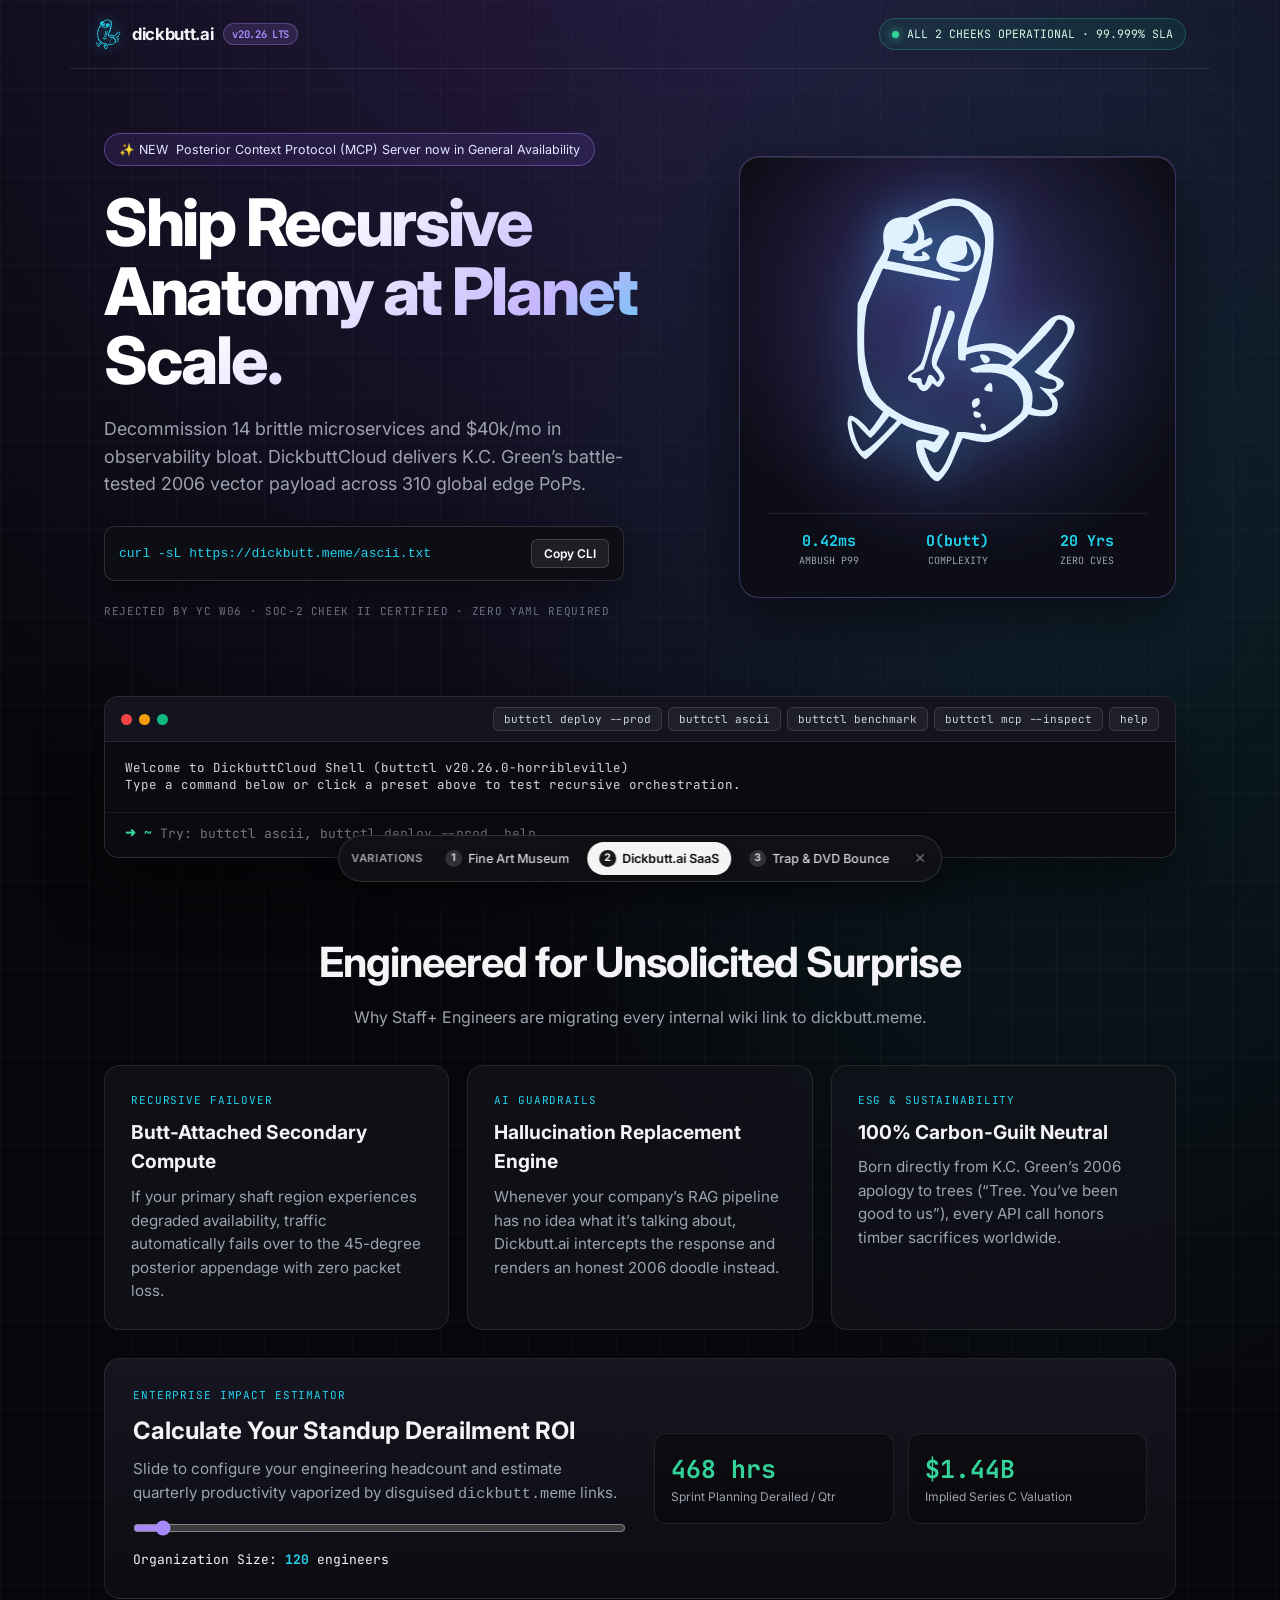
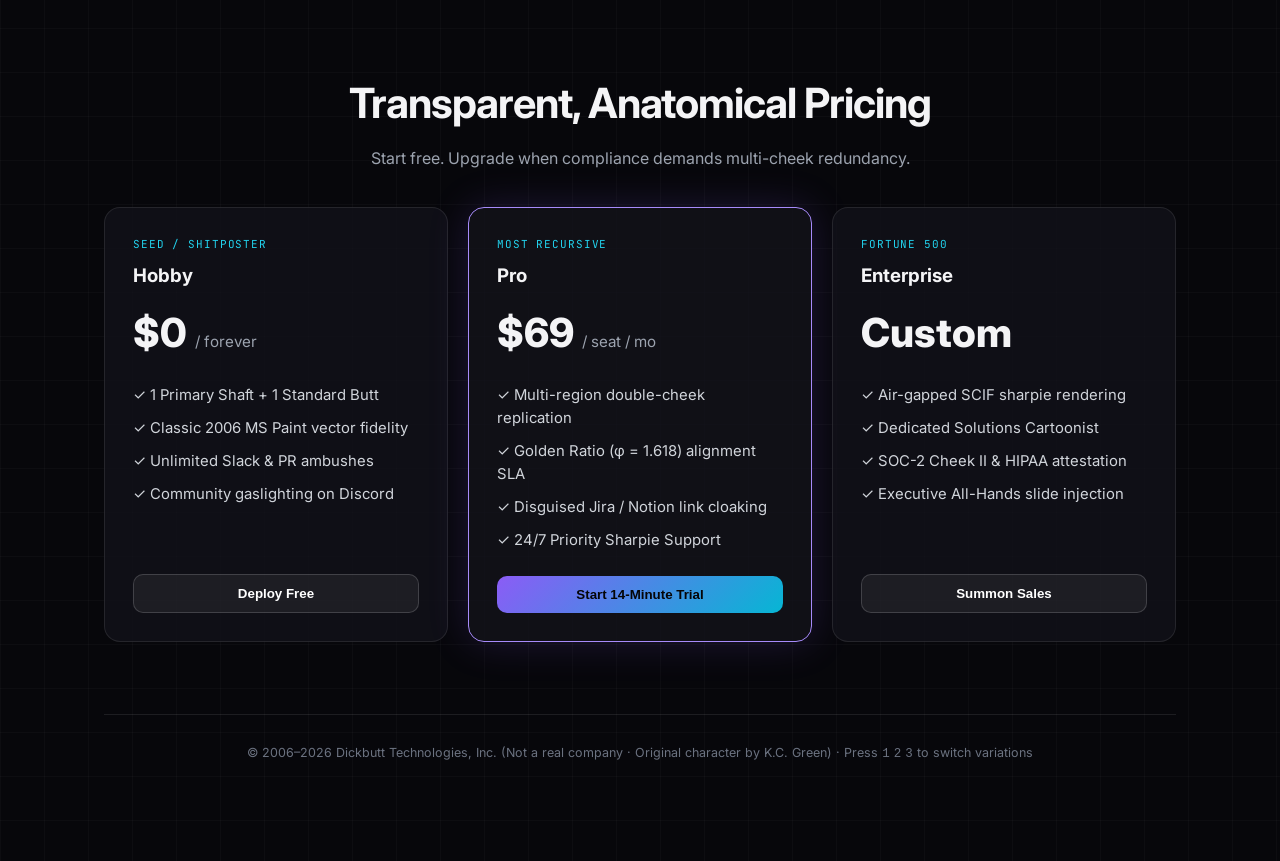
<file: v2/index.html>
<!DOCTYPE html>
<html lang="en" data-variation="2" data-root="../">
<head>
  <meta charset="UTF-8" />
  <meta name="viewport" content="width=device-width, initial-scale=1.0" />
  <title>Dickbutt.ai — Recursive Anatomy Infrastructure at Planet Scale</title>
  <meta name="description" content="Ship unexpected Dickbutts with sub-millisecond p99 latency. SOC-2 Cheek II certified since 2006." />
  <link rel="icon" type="image/svg+xml" href="../assets/favicon.svg" />
  <link rel="preconnect" href="https://fonts.googleapis.com" />
  <link rel="preconnect" href="https://fonts.gstatic.com" crossorigin />
  <link href="https://fonts.googleapis.com/css2?family=Inter:wght@400;500;600;700;800&family=JetBrains+Mono:wght@400;500;600&display=swap" rel="stylesheet" />
  <link rel="stylesheet" href="../assets/switcher.css" />
  <style>
    :root {
      --bg: #07070b;
      --surface: rgba(18, 18, 26, 0.78);
      --surface-strong: #111119;
      --border: rgba(255, 255, 255, 0.09);
      --border-bright: rgba(167, 139, 250, 0.4);
      --text: #f4f4f6;
      --muted: #9ca3af;
      --accent: #a78bfa;
      --cyan: #22d3ee;
      --emerald: #34d399;
    }

    * { box-sizing: border-box; margin: 0; padding: 0; }

    body {
      background-color: var(--bg);
      background-image:
        radial-gradient(ellipse 80% 50% at 50% -10%, rgba(139, 92, 246, 0.24), transparent),
        radial-gradient(ellipse 50% 40% at 85% 20%, rgba(34, 211, 238, 0.12), transparent),
        linear-gradient(rgba(255,255,255,0.025) 1px, transparent 1px),
        linear-gradient(90deg, rgba(255,255,255,0.025) 1px, transparent 1px);
      background-size: 100% 100%, 100% 100%, 44px 44px, 44px 44px;
      color: var(--text);
      font-family: "Inter", -apple-system, BlinkMacSystemFont, sans-serif;
      line-height: 1.55;
      padding-bottom: 100px;
      -webkit-font-smoothing: antialiased;
    }

    .nav {
      max-width: 1140px;
      margin: 0 auto;
      padding: 18px 24px;
      display: flex;
      align-items: center;
      justify-content: space-between;
      border-bottom: 1px solid var(--border);
    }

    .brand {
      display: flex;
      align-items: center;
      gap: 10px;
      font-weight: 700;
      font-size: 1.05rem;
      letter-spacing: -0.02em;
    }

    .brand-icon {
      width: 28px;
      height: 32px;
      color: var(--cyan);
      filter: drop-shadow(0 0 8px rgba(34, 211, 238, 0.5));
    }

    .brand-icon svg { width: 100%; height: 100%; }

    .badge-lts {
      font-family: "JetBrains Mono", monospace;
      font-size: 10.5px;
      padding: 2px 8px;
      border-radius: 999px;
      background: rgba(167, 139, 250, 0.14);
      color: var(--accent);
      border: 1px solid rgba(167, 139, 250, 0.3);
    }

    .status-pill {
      display: inline-flex;
      align-items: center;
      gap: 8px;
      font-family: "JetBrains Mono", monospace;
      font-size: 11.5px;
      color: #d1fae5;
      background: rgba(16, 185, 129, 0.1);
      border: 1px solid rgba(52, 211, 153, 0.25);
      padding: 6px 12px;
      border-radius: 999px;
    }

    .status-dot {
      width: 7px;
      height: 7px;
      border-radius: 50%;
      background: var(--emerald);
      box-shadow: 0 0 8px var(--emerald);
    }

    .container {
      max-width: 1120px;
      margin: 0 auto;
      padding: 0 24px;
    }

    /* Hero */
    .hero {
      padding: 64px 0 48px;
      display: grid;
      grid-template-columns: 1.15fr 0.85fr;
      gap: 44px;
      align-items: center;
    }

    @media (max-width: 900px) {
      .hero { grid-template-columns: 1fr; padding-top: 40px; }
      .status-pill { display: none; }
    }

    .announce {
      display: inline-flex;
      align-items: center;
      gap: 8px;
      font-size: 12.5px;
      color: #e0e7ff;
      background: rgba(139, 92, 246, 0.13);
      border: 1px solid var(--border-bright);
      padding: 6px 14px;
      border-radius: 999px;
      margin-bottom: 22px;
    }

    h1 {
      font-size: clamp(2.4rem, 5.2vw, 4.1rem);
      font-weight: 800;
      letter-spacing: -0.035em;
      line-height: 1.05;
      margin-bottom: 20px;
      background: linear-gradient(135deg, #ffffff 30%, #c4b5fd 70%, #22d3ee 100%);
      -webkit-background-clip: text;
      -webkit-text-fill-color: transparent;
    }

    .hero-sub {
      font-size: 1.12rem;
      color: var(--muted);
      max-width: 560px;
      margin-bottom: 28px;
    }

    .curl-box {
      display: flex;
      align-items: center;
      justify-content: space-between;
      gap: 12px;
      max-width: 520px;
      background: #0d0d14;
      border: 1px solid rgba(255, 255, 255, 0.14);
      border-radius: 10px;
      padding: 12px 14px;
      font-family: "JetBrains Mono", monospace;
      font-size: 13px;
      color: #e4e4e7;
      box-shadow: 0 12px 30px rgba(0, 0, 0, 0.4);
    }

    .curl-box code {
      overflow-x: auto;
      white-space: nowrap;
      color: var(--cyan);
    }

    .btn-copy {
      appearance: none;
      border: 1px solid rgba(255, 255, 255, 0.16);
      background: rgba(255, 255, 255, 0.07);
      color: #fff;
      font-family: "Inter", sans-serif;
      font-size: 12px;
      font-weight: 600;
      padding: 6px 12px;
      border-radius: 6px;
      cursor: pointer;
      white-space: nowrap;
      transition: all 0.15s ease;
    }

    .btn-copy:hover {
      background: var(--accent);
      color: #09090b;
      border-color: var(--accent);
    }

    .trust-strip {
      margin-top: 22px;
      font-family: "JetBrains Mono", monospace;
      font-size: 11px;
      letter-spacing: 0.06em;
      color: #6b7280;
      text-transform: uppercase;
    }

    /* Right Hero: Neon Hologram Card */
    .holo-card {
      position: relative;
      background: radial-gradient(circle at 50% 35%, rgba(139, 92, 246, 0.22), rgba(12, 12, 20, 0.92) 72%);
      border: 1px solid rgba(167, 139, 250, 0.3);
      border-radius: 20px;
      padding: 28px;
      text-align: center;
      box-shadow: 0 24px 70px rgba(0, 0, 0, 0.6), inset 0 1px 0 rgba(255,255,255,0.12);
    }

    .holo-dickbutt {
      width: min(250px, 65vw);
      margin: 0 auto 18px;
      color: #e0f2fe;
      filter: drop-shadow(0 0 22px rgba(34, 211, 238, 0.45)) drop-shadow(0 0 45px rgba(139, 92, 246, 0.35));
      animation: floaty 4.5s ease-in-out infinite;
    }

    @keyframes floaty {
      0%, 100% { transform: translateY(0px) rotate(0deg); }
      50% { transform: translateY(-10px) rotate(-1.5deg); }
    }

    .telemetry-grid {
      display: grid;
      grid-template-columns: repeat(3, 1fr);
      gap: 8px;
      border-top: 1px solid var(--border);
      padding-top: 16px;
      font-family: "JetBrains Mono", monospace;
    }

    .telemetry-val {
      font-size: 15px;
      font-weight: 700;
      color: var(--cyan);
    }

    .telemetry-lbl {
      font-size: 10px;
      color: var(--muted);
      text-transform: uppercase;
    }

    /* Interactive buttctl Terminal */
    .terminal-section {
      margin-top: 28px;
    }

    .terminal-window {
      background: #0a0a10;
      border: 1px solid rgba(255, 255, 255, 0.13);
      border-radius: 14px;
      overflow: hidden;
      box-shadow: 0 24px 60px rgba(0, 0, 0, 0.55);
    }

    .terminal-bar {
      background: #14141f;
      padding: 10px 16px;
      display: flex;
      align-items: center;
      justify-content: space-between;
      border-bottom: 1px solid var(--border);
      flex-wrap: wrap;
      gap: 10px;
    }

    .dots { display: flex; gap: 7px; }
    .dots span { width: 11px; height: 11px; border-radius: 50%; display: inline-block; }
    .dots span:nth-child(1) { background: #ef4444; }
    .dots span:nth-child(2) { background: #f59e0b; }
    .dots span:nth-child(3) { background: #10b981; }

    .cmd-chips {
      display: flex;
      gap: 6px;
      flex-wrap: wrap;
    }

    .cmd-chip {
      appearance: none;
      border: 1px solid rgba(255,255,255,0.12);
      background: rgba(255,255,255,0.05);
      color: #cbd5e1;
      font-family: "JetBrains Mono", monospace;
      font-size: 11px;
      padding: 4px 10px;
      border-radius: 6px;
      cursor: pointer;
      transition: all 0.15s;
    }

    .cmd-chip:hover {
      border-color: var(--cyan);
      color: var(--cyan);
      background: rgba(34, 211, 238, 0.08);
    }

    .terminal-output {
      padding: 18px 20px;
      font-family: "JetBrains Mono", monospace;
      font-size: 12.5px;
      line-height: 1.35;
      color: #d4d4d8;
      max-height: 360px;
      overflow-y: auto;
      white-space: pre-wrap;
    }

    .terminal-input-row {
      display: flex;
      align-items: center;
      gap: 8px;
      padding: 10px 20px 14px;
      border-top: 1px solid rgba(255,255,255,0.06);
      font-family: "JetBrains Mono", monospace;
      font-size: 13px;
    }

    .prompt-sym { color: var(--emerald); font-weight: 700; }

    .terminal-input {
      flex: 1;
      background: transparent;
      border: none;
      outline: none;
      color: #fff;
      font-family: inherit;
      font-size: inherit;
    }

    /* Bento Features */
    .section-head {
      text-align: center;
      margin: 72px 0 36px;
    }

    .section-head h2 {
      font-size: clamp(1.8rem, 3.5vw, 2.6rem);
      letter-spacing: -0.025em;
      margin-bottom: 10px;
    }

    .bento {
      display: grid;
      grid-template-columns: repeat(auto-fit, minmax(300px, 1fr));
      gap: 18px;
    }

    .card {
      background: var(--surface);
      border: 1px solid var(--border);
      border-radius: 16px;
      padding: 26px;
    }

    .card-tag {
      font-family: "JetBrains Mono", monospace;
      font-size: 11px;
      color: var(--cyan);
      text-transform: uppercase;
      letter-spacing: 0.08em;
      margin-bottom: 8px;
    }

    .card h3 {
      font-size: 1.2rem;
      margin-bottom: 8px;
    }

    .card p {
      color: var(--muted);
      font-size: 0.95rem;
    }

    /* ROI Slider */
    .roi-card {
      margin-top: 28px;
      background: linear-gradient(180deg, rgba(24, 24, 36, 0.9), rgba(12, 12, 18, 0.95));
      border: 1px solid var(--border);
      border-radius: 16px;
      padding: 28px;
      display: grid;
      grid-template-columns: 1fr 1fr;
      gap: 28px;
      align-items: center;
    }

    @media (max-width: 760px) {
      .roi-card { grid-template-columns: 1fr; }
    }

    input[type="range"] {
      width: 100%;
      accent-color: var(--accent);
      margin: 14px 0;
    }

    .roi-stats {
      display: grid;
      grid-template-columns: 1fr 1fr;
      gap: 14px;
    }

    .roi-stat {
      background: rgba(0, 0, 0, 0.35);
      border: 1px solid var(--border);
      border-radius: 12px;
      padding: 16px;
    }

    .roi-num {
      font-family: "JetBrains Mono", monospace;
      font-size: 1.55rem;
      font-weight: 700;
      color: var(--emerald);
    }

    /* Pricing */
    .pricing {
      display: grid;
      grid-template-columns: repeat(auto-fit, minmax(290px, 1fr));
      gap: 20px;
    }

    .price-card {
      background: var(--surface);
      border: 1px solid var(--border);
      border-radius: 16px;
      padding: 28px;
      display: flex;
      flex-direction: column;
      justify-content: space-between;
    }

    .price-card.featured {
      border-color: var(--accent);
      box-shadow: 0 0 40px rgba(139, 92, 246, 0.18);
    }

    .price-amt {
      font-size: 2.5rem;
      font-weight: 800;
      margin: 12px 0 4px;
    }

    .price-amt span {
      font-size: 0.95rem;
      font-weight: 400;
      color: var(--muted);
    }

    .price-list {
      list-style: none;
      margin: 20px 0 24px;
      color: #d1d5db;
      font-size: 0.93rem;
    }

    .price-list li {
      margin-bottom: 10px;
    }

    .btn-plan {
      width: 100%;
      padding: 11px 16px;
      border-radius: 10px;
      border: 1px solid rgba(255,255,255,0.16);
      background: rgba(255,255,255,0.06);
      color: #fff;
      font-weight: 600;
      cursor: pointer;
      transition: all 0.16s;
    }

    .price-card.featured .btn-plan {
      background: linear-gradient(135deg, #8b5cf6, #06b6d4);
      border: none;
      color: #050507;
    }

    .btn-plan:hover { transform: translateY(-1px); opacity: 0.93; }

    footer {
      text-align: center;
      margin-top: 72px;
      padding-top: 28px;
      border-top: 1px solid var(--border);
      font-size: 12.5px;
      color: #6b7280;
    }
  </style>
</head>
<body>
  <nav class="nav">
    <div class="brand">
      <span class="brand-icon" id="navLogo"></span>
      <span>dickbutt.ai</span>
      <span class="badge-lts">v20.26 LTS</span>
    </div>
    <div class="status-pill">
      <span class="status-dot"></span>
      <span>ALL 2 CHEEKS OPERATIONAL · 99.999% SLA</span>
    </div>
  </nav>

  <main class="container">
    <section class="hero">
      <div>
        <div class="announce">
          <span>✨ NEW</span>
          <span>Posterior Context Protocol (MCP) Server now in General Availability</span>
        </div>
        <h1>Ship Recursive Anatomy at Planet Scale.</h1>
        <p class="hero-sub">
          Decommission 14 brittle microservices and $40k/mo in observability bloat. DickbuttCloud delivers K.C. Green’s battle-tested 2006 vector payload across 310 global edge PoPs.
        </p>

        <div class="curl-box">
          <code id="curlCmd">curl -sL https://dickbutt.meme/ascii.txt</code>
          <button type="button" class="btn-copy" id="btnCopyCurl">Copy CLI</button>
        </div>

        <div class="trust-strip">
          REJECTED BY YC W06 · SOC-2 CHEEK II CERTIFIED · ZERO YAML REQUIRED
        </div>
      </div>

      <div class="holo-card">
        <div class="holo-dickbutt" id="heroDickbutt"></div>
        <div class="telemetry-grid">
          <div>
            <div class="telemetry-val">0.42ms</div>
            <div class="telemetry-lbl">Ambush p99</div>
          </div>
          <div>
            <div class="telemetry-val">O(butt)</div>
            <div class="telemetry-lbl">Complexity</div>
          </div>
          <div>
            <div class="telemetry-val">20 Yrs</div>
            <div class="telemetry-lbl">Zero CVEs</div>
          </div>
        </div>
      </div>
    </section>

    <!-- Interactive Cloud Shell -->
    <section class="terminal-section">
      <div class="terminal-window">
        <div class="terminal-bar">
          <div class="dots"><span></span><span></span><span></span></div>
          <div class="cmd-chips">
            <button type="button" class="cmd-chip" data-cmd="buttctl deploy --prod">buttctl deploy --prod</button>
            <button type="button" class="cmd-chip" data-cmd="buttctl ascii">buttctl ascii</button>
            <button type="button" class="cmd-chip" data-cmd="buttctl benchmark">buttctl benchmark</button>
            <button type="button" class="cmd-chip" data-cmd="buttctl mcp --inspect">buttctl mcp --inspect</button>
            <button type="button" class="cmd-chip" data-cmd="help">help</button>
          </div>
        </div>
        <div class="terminal-output" id="termOut">Welcome to DickbuttCloud Shell (buttctl v20.26.0-horribleville)
Type a command below or click a preset above to test recursive orchestration.
</div>
        <form class="terminal-input-row" id="termForm">
          <span class="prompt-sym">➜  ~</span>
          <input type="text" class="terminal-input" id="termInput" placeholder="Try: buttctl ascii, buttctl deploy --prod, help..." autocomplete="off" />
        </form>
      </div>
    </section>

    <!-- Features -->
    <div class="section-head">
      <h2>Engineered for Unsolicited Surprise</h2>
      <p style="color: var(--muted);">Why Staff+ Engineers are migrating every internal wiki link to dickbutt.meme.</p>
    </div>

    <section class="bento">
      <div class="card">
        <div class="card-tag">Recursive Failover</div>
        <h3>Butt-Attached Secondary Compute</h3>
        <p>If your primary shaft region experiences degraded availability, traffic automatically fails over to the 45-degree posterior appendage with zero packet loss.</p>
      </div>
      <div class="card">
        <div class="card-tag">AI Guardrails</div>
        <h3>Hallucination Replacement Engine</h3>
        <p>Whenever your company’s RAG pipeline has no idea what it’s talking about, Dickbutt.ai intercepts the response and renders an honest 2006 doodle instead.</p>
      </div>
      <div class="card">
        <div class="card-tag">ESG & Sustainability</div>
        <h3>100% Carbon-Guilt Neutral</h3>
        <p>Born directly from K.C. Green’s 2006 apology to trees (“Tree. You’ve been good to us”), every API call honors timber sacrifices worldwide.</p>
      </div>
    </section>

    <!-- ROI Calculator -->
    <section class="roi-card">
      <div>
        <div class="card-tag">Enterprise Impact Estimator</div>
        <h3 style="font-size: 1.5rem; margin-bottom: 8px;">Calculate Your Standup Derailment ROI</h3>
        <p style="color: var(--muted); font-size: 0.95rem;">
          Slide to configure your engineering headcount and estimate quarterly productivity vaporized by disguised <code>dickbutt.meme</code> links.
        </p>
        <input type="range" id="teamSlider" min="5" max="2500" step="5" value="120" />
        <div style="font-family: 'JetBrains Mono', monospace; font-size: 13px;">
          Organization Size: <strong id="teamCount" style="color: var(--cyan);">120</strong> engineers
        </div>
      </div>
      <div class="roi-stats">
        <div class="roi-stat">
          <div class="roi-num" id="hoursLost">468 hrs</div>
          <div style="font-size: 12px; color: var(--muted);">Sprint Planning Derailed / Qtr</div>
        </div>
        <div class="roi-stat">
          <div class="roi-num" id="vcVal">$1.44B</div>
          <div style="font-size: 12px; color: var(--muted);">Implied Series C Valuation</div>
        </div>
      </div>
    </section>

    <!-- Pricing -->
    <div class="section-head">
      <h2>Transparent, Anatomical Pricing</h2>
      <p style="color: var(--muted);">Start free. Upgrade when compliance demands multi-cheek redundancy.</p>
    </div>

    <section class="pricing">
      <div class="price-card">
        <div>
          <div class="card-tag">Seed / Shitposter</div>
          <h3>Hobby</h3>
          <div class="price-amt">$0 <span>/ forever</span></div>
          <ul class="price-list">
            <li>✓ 1 Primary Shaft + 1 Standard Butt</li>
            <li>✓ Classic 2006 MS Paint vector fidelity</li>
            <li>✓ Unlimited Slack &amp; PR ambushes</li>
            <li>✓ Community gaslighting on Discord</li>
          </ul>
        </div>
        <button type="button" class="btn-plan" data-plan="Hobby">Deploy Free</button>
      </div>

      <div class="price-card featured">
        <div>
          <div class="card-tag">Most Recursive</div>
          <h3>Pro</h3>
          <div class="price-amt">$69 <span>/ seat / mo</span></div>
          <ul class="price-list">
            <li>✓ Multi-region double-cheek replication</li>
            <li>✓ Golden Ratio (φ = 1.618) alignment SLA</li>
            <li>✓ Disguised Jira / Notion link cloaking</li>
            <li>✓ 24/7 Priority Sharpie Support</li>
          </ul>
        </div>
        <button type="button" class="btn-plan" data-plan="Pro ($69/mo)">Start 14-Minute Trial</button>
      </div>

      <div class="price-card">
        <div>
          <div class="card-tag">Fortune 500</div>
          <h3>Enterprise</h3>
          <div class="price-amt">Custom</div>
          <ul class="price-list">
            <li>✓ Air-gapped SCIF sharpie rendering</li>
            <li>✓ Dedicated Solutions Cartoonist</li>
            <li>✓ SOC-2 Cheek II &amp; HIPAA attestation</li>
            <li>✓ Executive All-Hands slide injection</li>
          </ul>
        </div>
        <button type="button" class="btn-plan" data-plan="Enterprise">Summon Sales</button>
      </div>
    </section>

    <footer>
      © 2006–2026 Dickbutt Technologies, Inc. (Not a real company · Original character by K.C. Green) · Press <code>1</code> <code>2</code> <code>3</code> to switch variations
    </footer>
  </main>

  <script src="../assets/dickbutt-art.js"></script>
  <script src="../assets/switcher.js"></script>
  <script>
    (function () {
      window.injectDickbutt("#navLogo");
      window.injectDickbutt("#heroDickbutt");

      // Copy curl command
      var btnCopy = document.getElementById("btnCopyCurl");
      btnCopy.addEventListener("click", function () {
        var cmd = document.getElementById("curlCmd").textContent;
        if (navigator.clipboard) {
          navigator.clipboard.writeText(cmd);
        }
        btnCopy.textContent = "Copied!";
        window.playDickbuttSound("bounce");
        setTimeout(function () { btnCopy.textContent = "Copy CLI"; }, 1800);
      });

      // Terminal logic
      var termOut = document.getElementById("termOut");
      var termInput = document.getElementById("termInput");
      var termForm = document.getElementById("termForm");

      function appendOut(text) {
        termOut.textContent += "\n" + text;
        termOut.scrollTop = termOut.scrollHeight;
      }

      function runCmd(raw) {
        var cmd = raw.trim();
        if (!cmd) return;
        appendOut("➜  ~ " + cmd);
        var lower = cmd.toLowerCase();

        if (lower.indexOf("ascii") !== -1) {
          window.playDickbuttSound("corner");
          appendOut(window.DICKBUTT_ASCII);
        } else if (lower.indexOf("deploy") !== -1) {
          window.playDickbuttSound("bounce");
          appendOut("[1/4] Resolving recursive posterior graph...");
          setTimeout(function () {
            appendOut("[2/4] Provisioning us-east-butt-1 & eu-central-cheek-2...");
          }, 260);
          setTimeout(function () {
            appendOut("[3/4] Verifying 2006 K.C. Green timber gratitude checksum... OK");
          }, 540);
          setTimeout(function () {
            window.playDickbuttSound("corner");
            appendOut("[4/4] 🚀 Deployed! Live endpoint: https://dickbutt.meme (0.42ms p99)\n");
          }, 840);
        } else if (lower.indexOf("benchmark") !== -1) {
          window.playDickbuttSound("bounce");
          appendOut(
            "WORKLOAD                  P99 LATENCY    RECURSION DEPTH    VIBE SCORE\n" +
            "──────────────────────────────────────────────────────────────────────\n" +
            "dickbutt-v20.26 (Rust)     0.42 ms        ∞ (dick-in-butt)   100 / 100\n" +
            "Kubernetes 1.34            418.0 ms       0 butts            12 / 100\n" +
            "Enterprise Service Mesh    1,940 ms       -3 butts            2 / 100\n"
          );
        } else if (lower.indexOf("mcp") !== -1) {
          window.playDickbuttSound("bounce");
          appendOut(
            '{\n  "protocol": "posterior-context-protocol/1.0",\n  "tools": ["render_dickbutt", "ambush_pull_request", "apologize_to_tree"],\n  "status": " dangerously_recursive"\n}\n'
          );
        } else if (lower === "help") {
          appendOut(
            "Available commands:\n" +
            "  buttctl ascii           Render high-resolution Braille Dickbutt\n" +
            "  buttctl deploy --prod   Deploy global edge Dickbutt cluster\n" +
            "  buttctl benchmark       Compare against legacy cloud stacks\n" +
            "  buttctl mcp --inspect   Inspect Posterior Context Protocol schema\n" +
            "  clear                   Clear terminal buffer\n"
          );
        } else if (lower === "clear") {
          termOut.textContent = "";
        } else {
          appendOut("buttctl: unknown subcommand '" + cmd + "'. Regardless, here is a butt: (‿|‿) — try 'buttctl ascii'.");
        }
      }

      document.querySelectorAll(".cmd-chip").forEach(function (btn) {
        btn.addEventListener("click", function () {
          runCmd(btn.getAttribute("data-cmd"));
        });
      });

      termForm.addEventListener("submit", function (e) {
        e.preventDefault();
        var v = termInput.value;
        termInput.value = "";
        runCmd(v);
      });

      // ROI Slider
      var slider = document.getElementById("teamSlider");
      var teamCount = document.getElementById("teamCount");
      var hoursLost = document.getElementById("hoursLost");
      var vcVal = document.getElementById("vcVal");

      slider.addEventListener("input", function () {
        var n = parseInt(slider.value, 10);
        teamCount.textContent = n.toLocaleString();
        hoursLost.textContent = Math.round(n * 3.9).toLocaleString() + " hrs";
        var billions = (0.42 + n * 0.0085).toFixed(2);
        vcVal.textContent = "$" + billions + "B";
      });

      // Pricing buttons jump to terminal and trigger a celebratory deploy
      document.querySelectorAll(".btn-plan").forEach(function (btn) {
        btn.addEventListener("click", function () {
          var plan = btn.getAttribute("data-plan");
          document.querySelector(".terminal-section").scrollIntoView({ behavior: "smooth" });
          runCmd("buttctl deploy --prod --tier=\"" + plan + "\"");
        });
      });
    })();
  </script>
</body>
</html>
</file>
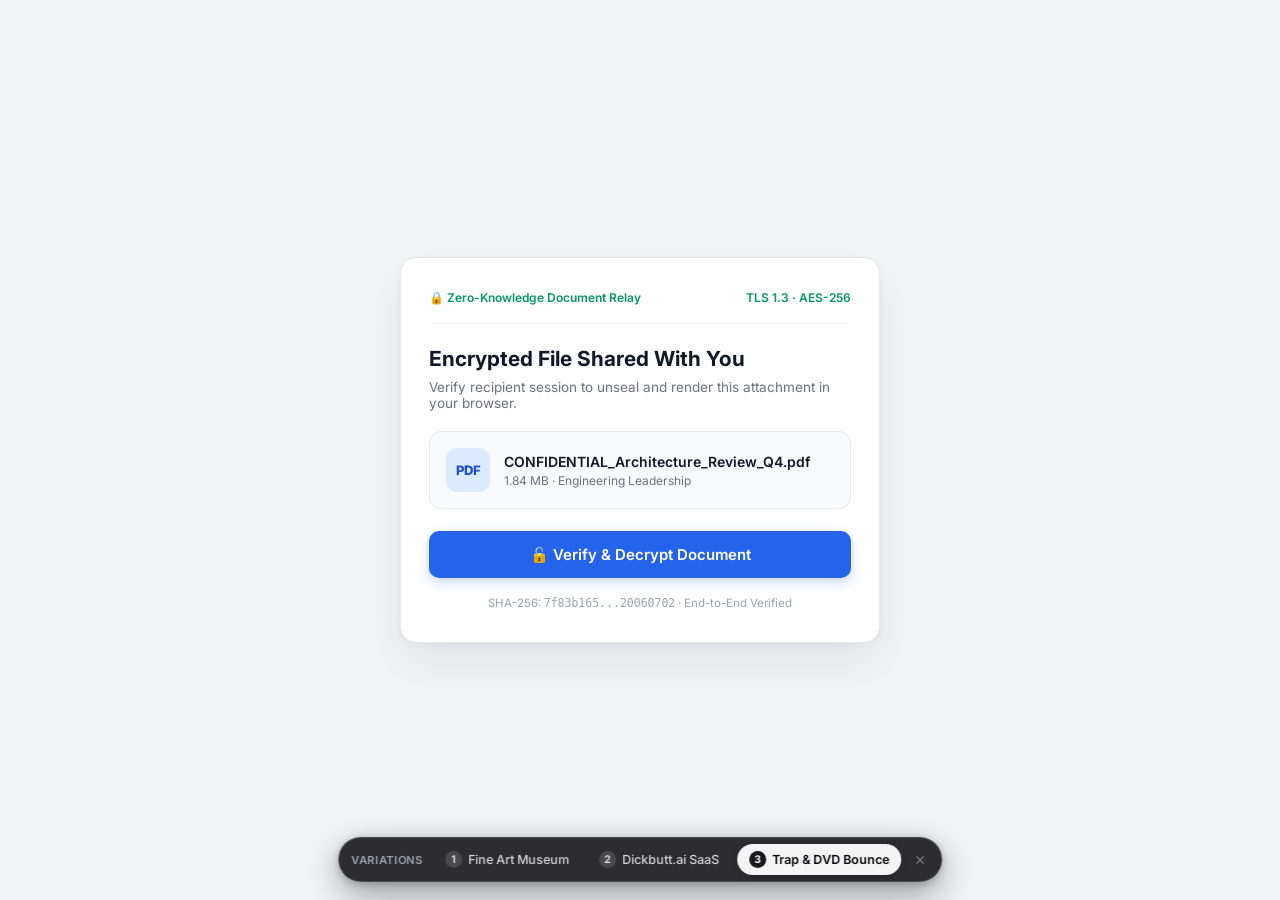
<file: v3/index.html>
<!DOCTYPE html>
<html lang="en" data-variation="3" data-root="../">
<head>
  <meta charset="UTF-8" />
  <meta name="viewport" content="width=device-width, initial-scale=1.0" />
  <title>Secure Document Relay — Encrypted Attachment</title>
  <meta name="description" content="End-to-end encrypted document preview." />
  <link rel="icon" type="image/svg+xml" href="../assets/favicon.svg" />
  <link rel="preconnect" href="https://fonts.googleapis.com" />
  <link rel="preconnect" href="https://fonts.gstatic.com" crossorigin />
  <link href="https://fonts.googleapis.com/css2?family=Inter:wght@400;500;600;700;800;900&family=JetBrains+Mono:wght@400;500;600&display=swap" rel="stylesheet" />
  <link rel="stylesheet" href="../assets/switcher.css" />
  <style>
    :root {
      --vault-bg: #f3f4f6;
      --vault-card: #ffffff;
      --ink: #111827;
      --muted: #6b7280;
      --blue: #2563eb;
    }

    * { box-sizing: border-box; margin: 0; padding: 0; }

    body {
      font-family: "Inter", -apple-system, BlinkMacSystemFont, sans-serif;
      min-height: 100vh;
      background: var(--vault-bg);
      color: var(--ink);
      overflow-x: hidden;
      transition: background 0.45s ease, color 0.45s ease;
    }

    body.is-revealed {
      background: radial-gradient(circle at 50% 15%, #1e1b4b 0%, #09090b 70%);
      color: #fafafa;
      padding-bottom: 105px;
    }

    /* PHASE 1: Disguised Corporate Document Gate */
    .vault-wrapper {
      min-height: 100vh;
      display: flex;
      flex-direction: column;
      align-items: center;
      justify-content: center;
      padding: 24px;
    }

    body.is-revealed .vault-wrapper {
      display: none;
    }

    .vault-card {
      width: 100%;
      max-width: 480px;
      background: var(--vault-card);
      border: 1px solid #e5e7eb;
      border-radius: 16px;
      padding: 32px 28px;
      box-shadow: 0 20px 45px rgba(15, 23, 42, 0.08), 0 2px 6px rgba(15, 23, 42, 0.04);
    }

    .vault-topbar {
      display: flex;
      align-items: center;
      justify-content: space-between;
      padding-bottom: 18px;
      margin-bottom: 22px;
      border-bottom: 1px solid #f3f4f6;
      font-size: 12px;
      font-weight: 600;
      color: #059669;
    }

    .file-box {
      display: flex;
      align-items: center;
      gap: 14px;
      padding: 16px;
      background: #f9fafb;
      border: 1px solid #e5e7eb;
      border-radius: 12px;
      margin-bottom: 22px;
    }

    .file-icon {
      width: 44px;
      height: 44px;
      border-radius: 10px;
      background: #dbeafe;
      color: #1d4ed8;
      display: flex;
      align-items: center;
      justify-content: center;
      font-weight: 800;
      font-size: 13px;
      flex-shrink: 0;
    }

    .file-name {
      font-weight: 600;
      font-size: 14px;
      overflow-wrap: anywhere;
      color: #111827;
    }

    .file-meta {
      font-size: 12px;
      color: var(--muted);
      margin-top: 3px;
    }

    .vault-btn {
      width: 100%;
      appearance: none;
      border: none;
      background: var(--blue);
      color: #ffffff;
      font-family: inherit;
      font-size: 15px;
      font-weight: 600;
      padding: 14px 20px;
      border-radius: 10px;
      cursor: pointer;
      transition: background 0.16s ease, transform 0.12s ease;
      box-shadow: 0 4px 12px rgba(37, 99, 235, 0.25);
    }

    .vault-btn:hover { background: #1d4ed8; }
    .vault-btn:active { transform: scale(0.99); }

    .decrypt-progress {
      display: none;
      margin-top: 18px;
    }

    .decrypt-progress.is-running {
      display: block;
    }

    .bar-track {
      height: 8px;
      background: #e5e7eb;
      border-radius: 999px;
      overflow: hidden;
      margin-bottom: 8px;
    }

    .bar-fill {
      height: 100%;
      width: 0%;
      background: linear-gradient(90deg, #2563eb, #10b981);
      transition: width 0.25s ease;
    }

    .decrypt-status {
      font-family: "JetBrains Mono", monospace;
      font-size: 11.5px;
      color: #4b5563;
    }

    .vault-foot {
      margin-top: 18px;
      font-size: 11.5px;
      color: #9ca3af;
      text-align: center;
    }

    /* PHASE 2: Revealed Dickbutt Party + DVD Bounce + Trap Builder */
    .reveal-stage {
      display: none;
      max-width: 920px;
      margin: 0 auto;
      padding: 44px 20px 32px;
      text-align: center;
      position: relative;
      z-index: 2;
    }

    body.is-revealed .reveal-stage {
      display: block;
    }

    .gotcha-pill {
      display: inline-block;
      font-family: "JetBrains Mono", monospace;
      font-size: 11.5px;
      font-weight: 600;
      letter-spacing: 0.14em;
      text-transform: uppercase;
      color: #facc15;
      background: rgba(250, 204, 21, 0.12);
      border: 1px solid rgba(250, 204, 21, 0.35);
      padding: 6px 14px;
      border-radius: 999px;
      margin-bottom: 16px;
    }

    .reveal-title {
      font-size: clamp(2.3rem, 6vw, 4.3rem);
      font-weight: 900;
      letter-spacing: -0.03em;
      line-height: 1.02;
      margin-bottom: 12px;
      background: linear-gradient(135deg, #ffffff 20%, #facc15 65%, #f472b6 100%);
      -webkit-background-clip: text;
      -webkit-text-fill-color: transparent;
    }

    .reveal-sub {
      color: #a1a1aa;
      font-size: 1.05rem;
      margin-bottom: 28px;
    }

    /* Sketch-to-Ink Reveal Card */
    .sketch-pad {
      width: min(320px, 78vw);
      margin: 0 auto 26px;
      background: #faf7f0;
      border-radius: 18px;
      padding: 24px;
      box-shadow: 0 24px 70px rgba(0, 0, 0, 0.55), 0 0 0 4px rgba(255, 255, 255, 0.1);
      color: #18181b;
    }

    .sketch-pad svg {
      width: 100%;
      height: auto;
      display: block;
    }

    .sketch-pad.animate-draw path {
      fill: rgba(24, 24, 27, 0);
      stroke: #18181b;
      stroke-width: 115;
      stroke-dasharray: 135000;
      stroke-dashoffset: 135000;
      animation: penDraw 1.6s cubic-bezier(0.35, 0, 0.25, 1) forwards;
    }

    @keyframes penDraw {
      0% {
        stroke-dashoffset: 135000;
        fill: rgba(24, 24, 27, 0);
      }
      68% {
        stroke-dashoffset: 0;
        fill: rgba(24, 24, 27, 0.08);
      }
      100% {
        stroke-dashoffset: 0;
        fill: rgba(24, 24, 27, 1);
        stroke-width: 0;
      }
    }

    /* Arcade Controls */
    .arcade-bar {
      display: flex;
      flex-wrap: wrap;
      justify-content: center;
      gap: 10px;
      margin-bottom: 16px;
    }

    .arcade-btn {
      appearance: none;
      border: 1px solid rgba(255, 255, 255, 0.16);
      background: rgba(255, 255, 255, 0.08);
      color: #fff;
      font-family: inherit;
      font-size: 13px;
      font-weight: 600;
      padding: 10px 16px;
      border-radius: 999px;
      cursor: pointer;
      transition: all 0.15s ease;
    }

    .arcade-btn:hover {
      background: rgba(255, 255, 255, 0.16);
      transform: translateY(-1px);
    }

    .arcade-btn.primary {
      background: linear-gradient(135deg, #ec4899, #8b5cf6);
      border-color: transparent;
    }

    .dvd-hud {
      font-family: "JetBrains Mono", monospace;
      font-size: 12.5px;
      color: #cbd5e1;
      margin-bottom: 32px;
    }

    .dvd-hud strong {
      color: #22d3ee;
    }

    .corner-toast {
      display: none;
      margin: 0 auto 20px;
      max-width: 420px;
      padding: 10px 18px;
      border-radius: 999px;
      background: rgba(16, 185, 129, 0.2);
      border: 1px solid #34d399;
      color: #a7f3d0;
      font-family: "JetBrains Mono", monospace;
      font-size: 12.5px;
      font-weight: 700;
    }

    .corner-toast.show { display: block; }

    /* Trap Link Generator Card */
    .trap-builder {
      max-width: 640px;
      margin: 0 auto;
      background: rgba(24, 24, 32, 0.85);
      border: 1px solid rgba(255, 255, 255, 0.12);
      backdrop-filter: blur(12px);
      border-radius: 18px;
      padding: 26px;
      text-align: left;
    }

    .trap-builder h2 {
      font-size: 1.25rem;
      margin-bottom: 6px;
    }

    .trap-builder p {
      font-size: 0.9rem;
      color: #a1a1aa;
      margin-bottom: 18px;
    }

    .trap-grid {
      display: grid;
      grid-template-columns: 1fr 1fr;
      gap: 12px;
      margin-bottom: 14px;
    }

    @media (max-width: 620px) {
      .trap-grid { grid-template-columns: 1fr; }
    }

    .trap-field label {
      display: block;
      font-size: 11.5px;
      font-weight: 600;
      color: #d4d4d8;
      margin-bottom: 6px;
      text-transform: uppercase;
      letter-spacing: 0.05em;
    }

    .trap-select,
    .trap-input {
      width: 100%;
      padding: 10px 12px;
      border-radius: 8px;
      border: 1px solid rgba(255, 255, 255, 0.16);
      background: #09090d;
      color: #fff;
      font-family: inherit;
      font-size: 13.5px;
    }

    .trap-url-row {
      display: flex;
      gap: 8px;
      align-items: center;
      background: #09090d;
      border: 1px solid rgba(255, 255, 255, 0.14);
      border-radius: 10px;
      padding: 8px 8px 8px 12px;
    }

    .trap-url-preview {
      flex: 1;
      font-family: "JetBrains Mono", monospace;
      font-size: 12px;
      color: #38bdf8;
      overflow-x: auto;
      white-space: nowrap;
    }

    /* Bouncing DVD Layer & Confetti Layer */
    #bouncerLayer {
      position: fixed;
      inset: 0;
      pointer-events: none;
      z-index: 50;
      overflow: hidden;
    }

    .dvd-bouncer {
      position: absolute;
      width: 92px;
      height: 112px;
      will-change: transform;
      filter: drop-shadow(0 0 12px currentColor);
    }

    .dvd-bouncer svg {
      width: 100%;
      height: 100%;
    }

    .confetti-piece {
      position: fixed;
      top: -16px;
      width: 10px;
      height: 14px;
      z-index: 60;
      pointer-events: none;
      animation: confettiFall linear forwards;
    }

    @keyframes confettiFall {
      to {
        transform: translateY(108vh) rotate(720deg);
        opacity: 0.2;
      }
    }
  </style>
</head>
<body>
  <!-- PHASE 1: Disguised Vault Gate -->
  <div class="vault-wrapper" id="vaultGate">
    <div class="vault-card">
      <div class="vault-topbar">
        <span>🔒 Zero-Knowledge Document Relay</span>
        <span>TLS 1.3 · AES-256</span>
      </div>

      <h1 style="font-size: 1.3rem; margin-bottom: 8px;">Encrypted File Shared With You</h1>
      <p style="font-size: 13.5px; color: #6b7280; margin-bottom: 20px;">
        Verify recipient session to unseal and render this attachment in your browser.
      </p>

      <div class="file-box">
        <div class="file-icon" id="fileBadge">PDF</div>
        <div>
          <div class="file-name" id="fileName">CONFIDENTIAL_Architecture_Review_Q4.pdf</div>
          <div class="file-meta" id="fileMeta">1.84 MB · Expires in 24 hours · 1 attachment</div>
        </div>
      </div>

      <button type="button" class="vault-btn" id="btnDecrypt">
        🔓 Verify &amp; Decrypt Document
      </button>

      <div class="decrypt-progress" id="decryptProgress">
        <div class="bar-track"><div class="bar-fill" id="barFill"></div></div>
        <div class="decrypt-status" id="decryptStatus">Initializing WebCrypto handshake...</div>
      </div>

      <div class="vault-foot">
        SHA-256: <code>7f83b165...20060702</code> · End-to-End Verified
      </div>
    </div>
  </div>

  <!-- PHASE 2: Dickbutt Reveal + DVD Bounce + Trap Link Builder -->
  <main class="reveal-stage" id="revealStage">
    <div class="gotcha-pill">PAYLOAD DECRYPTED · K.C. GREEN PROTOCOL (2006)</div>
    <h1 class="reveal-title">YOU JUST GOT DICKBUTTED.</h1>
    <p class="reveal-sub">
      Twenty years of the internet’s finest bait-and-switch, proudly hosted on <strong>dickbutt.meme</strong>.
    </p>

    <div class="sketch-pad" id="sketchPad"></div>

    <div class="corner-toast" id="cornerToast">
      🎯 HISTORIC EXACT DVD CORNER HIT!! EVERYBODY GET IN HERE!!
    </div>

    <div class="arcade-bar">
      <button type="button" class="arcade-btn primary" id="btnSpawnDvd">📀 Spawn Bouncing DVD Dickbutt</button>
      <button type="button" class="arcade-btn" id="btnForceCorner">🎯 Guarantee Corner Hit</button>
      <button type="button" class="arcade-btn" id="btnClearDvd">🧹 Clear Bouncers</button>
      <button type="button" class="arcade-btn" id="btnReplay">🔒 Re-Lock Disguise Gate</button>
    </div>

    <div class="dvd-hud">
      Active Bouncers: <strong id="hudActive">0</strong> · Wall Bounces: <strong id="hudBounces">0</strong> · Exact Corner Hits: <strong id="hudCorners">0</strong>
    </div>

    <section class="trap-builder">
      <h2>🪤 Craft Your Own Disguised Trap Link</h2>
      <p>
        Recipients see a clean encrypted file portal (variation switcher hidden!) until they click <em>Decrypt Document</em>.
      </p>

      <div class="trap-grid">
        <div class="trap-field">
          <label for="presetSelect">Preset Disguise</label>
          <select id="presetSelect" class="trap-select">
            <option value="comp">2026 Compensation &amp; Equity Bands.xlsx</option>
            <option value="nda">Stealth Acquisition Term Sheet.pdf</option>
            <option value="leak">Unannounced 2027 Product Roadmap.pdf</option>
            <option value="seed">Cold Wallet Recovery Shards.txt</option>
            <option value="dossier">CONFIDENTIAL Architecture Review.pdf</option>
          </select>
        </div>

        <div class="trap-field">
          <label for="customFile">Or Custom Filename (Optional)</label>
          <input type="text" id="customFile" class="trap-input" placeholder="e.g. Q4_Bonus_Allocations_FINAL.xlsx" maxlength="60" />
        </div>
      </div>

      <div class="trap-url-row">
        <div class="trap-url-preview" id="trapUrlPreview">https://dickbutt.meme/?trap=comp</div>
        <button type="button" class="arcade-btn primary" id="btnCopyTrap" style="padding: 8px 14px; font-size: 12px;">
          Copy Trap Link
        </button>
      </div>
    </section>
  </main>

  <div id="bouncerLayer" aria-hidden="true"></div>

  <script src="../assets/dickbutt-art.js"></script>
  <script src="../assets/switcher.js"></script>
  <script>
    (function () {
      var presets = {
        dossier: { name: "CONFIDENTIAL_Architecture_Review_Q4.pdf", badge: "PDF", meta: "1.84 MB · Engineering Leadership" },
        comp:    { name: "2026_Engineering_Compensation_Bands_FINAL.xlsx", badge: "XLSX", meta: "642 KB · Restricted People Ops" },
        nda:     { name: "Stealth_Acquisition_Term_Sheet_SIGNED.pdf", badge: "PDF", meta: "2.10 MB · Legal Eyes Only" },
        leak:    { name: "Unannounced_2027_Product_Roadmap_DO_NOT_SHARE.pdf", badge: "PDF", meta: "4.20 MB · Internal Confidential" },
        seed:    { name: "Cold_Wallet_Recovery_Mnemonic_Shard.txt", badge: "TXT", meta: "4 KB · Hardware Vault Export" }
      };

      var params = new URLSearchParams(window.location.search);
      var trapKey = params.get("trap") || "dossier";
      var customEncoded = params.get("c");

      var fileInfo = presets[trapKey] || presets.dossier;
      if (customEncoded) {
        try {
          var decoded = decodeURIComponent(escape(atob(customEncoded)));
          if (decoded.trim()) {
            var ext = (decoded.split(".").pop() || "DOC").toUpperCase().slice(0, 4);
            fileInfo = {
              name: decoded.trim().slice(0, 70),
              badge: ext.length >= 2 && ext.length <= 4 ? ext : "FILE",
              meta: "1.37 MB · Encrypted Direct Transfer"
            };
          }
        } catch (e) {}
      }

      document.getElementById("fileName").textContent = fileInfo.name;
      document.getElementById("fileBadge").textContent = fileInfo.badge;
      document.getElementById("fileMeta").textContent = fileInfo.meta;

      var sketchPad = document.getElementById("sketchPad");
      window.injectDickbutt(sketchPad);

      function burstConfetti(count) {
        var colors = ["#facc15", "#ec4899", "#22d3ee", "#a78bfa", "#34d399", "#fb7185"];
        for (var i = 0; i < (count || 55); i++) {
          var el = document.createElement("div");
          el.className = "confetti-piece";
          el.style.left = (Math.random() * 100) + "vw";
          el.style.background = colors[i % colors.length];
          el.style.animationDuration = (1.8 + Math.random() * 1.9) + "s";
          el.style.animationDelay = (Math.random() * 0.35) + "s";
          document.body.appendChild(el);
          setTimeout((function (node) {
            return function () { if (node.parentNode) node.parentNode.removeChild(node); };
          })(el), 4000);
        }
      }

      var btnDecrypt = document.getElementById("btnDecrypt");
      var decryptProgress = document.getElementById("decryptProgress");
      var barFill = document.getElementById("barFill");
      var decryptStatus = document.getElementById("decryptStatus");

      function triggerReveal() {
        document.body.classList.add("is-revealed");
        document.title = "YOU JUST GOT DICKBUTTED — dickbutt.meme";
        sketchPad.classList.remove("animate-draw");
        void sketchPad.offsetWidth;
        sketchPad.classList.add("animate-draw");
        window.playDickbuttSound("fanfare");
        burstConfetti(65);
        if (window.revealDickbuttSwitcher) {
          setTimeout(window.revealDickbuttSwitcher, 1800);
        }
      }

      btnDecrypt.addEventListener("click", function () {
        btnDecrypt.disabled = true;
        btnDecrypt.textContent = "Decrypting payload...";
        decryptProgress.classList.add("is-running");
        window.playDickbuttSound("bounce");

        setTimeout(function () {
          barFill.style.width = "38%";
          decryptStatus.textContent = "Verifying RSA-4096 recipient key...";
        }, 120);

        setTimeout(function () {
          barFill.style.width = "76%";
          decryptStatus.textContent = "Unsealing AES-256-GCM vector stream...";
        }, 650);

        setTimeout(function () {
          barFill.style.width = "100%";
          decryptStatus.textContent = "Checksum verified (K.C. Green 2006). Opening...";
        }, 1150);

        setTimeout(triggerReveal, 1480);
      });

      document.getElementById("btnReplay").addEventListener("click", function () {
        clearAllBouncers();
        document.body.classList.remove("is-revealed");
        btnDecrypt.disabled = false;
        btnDecrypt.textContent = "🔓 Verify & Decrypt Document";
        decryptProgress.classList.remove("is-running");
        barFill.style.width = "0%";
      });

      // Bouncing DVD Dickbutt Physics Engine
      var bouncerLayer = document.getElementById("bouncerLayer");
      var hudActive = document.getElementById("hudActive");
      var hudBounces = document.getElementById("hudBounces");
      var hudCorners = document.getElementById("hudCorners");
      var cornerToast = document.getElementById("cornerToast");

      var neonPalette = ["#22d3ee", "#f472b6", "#facc15", "#a3e635", "#c084fc", "#fb923c"];
      var bouncers = [];
      var wallBounces = 0;
      var cornerHits = 0;
      var rafId = null;

      function spawnBouncer(aimCorner) {
        var el = document.createElement("div");
        el.className = "dvd-bouncer";
        window.injectDickbutt(el);
        var colorIdx = Math.floor(Math.random() * neonPalette.length);
        el.style.color = neonPalette[colorIdx];
        bouncerLayer.appendChild(el);

        var w = 92, h = 112;
        var maxX = Math.max(40, window.innerWidth - w);
        var maxY = Math.max(40, window.innerHeight - h);

        var x, y, vx, vy;
        if (aimCorner) {
          // Place 240px away from bottom-right corner moving cleanly into exact corner!
          var dist = Math.min(240, maxX - 10, maxY - 10);
          x = maxX - dist;
          y = maxY - dist;
          vx = 4.5;
          vy = 4.5;
        } else {
          x = Math.random() * (maxX - 20) + 10;
          y = Math.random() * (maxY - 20) + 10;
          var speed = 3.2 + Math.random() * 1.6;
          vx = (Math.random() < 0.5 ? -1 : 1) * speed;
          vy = (Math.random() < 0.5 ? -1 : 1) * speed;
        }

        bouncers.push({ el: el, x: x, y: y, vx: vx, vy: vy, w: w, h: h, colorIdx: colorIdx });
        hudActive.textContent = bouncers.length;
        if (!rafId) rafId = requestAnimationFrame(stepBouncers);
      }

      function stepBouncers() {
        var maxX = Math.max(10, window.innerWidth - 92);
        var maxY = Math.max(10, window.innerHeight - 112);

        for (var i = 0; i < bouncers.length; i++) {
          var b = bouncers[i];
          b.x += b.vx;
          b.y += b.vy;

          var hitX = false, hitY = false;
          if (b.x <= 0) { b.x = 0; b.vx = Math.abs(b.vx); hitX = true; }
          else if (b.x >= maxX) { b.x = maxX; b.vx = -Math.abs(b.vx); hitX = true; }

          if (b.y <= 0) { b.y = 0; b.vy = Math.abs(b.vy); hitY = true; }
          else if (b.y >= maxY) { b.y = maxY; b.vy = -Math.abs(b.vy); hitY = true; }

          if (hitX || hitY) {
            b.colorIdx = (b.colorIdx + 1) % neonPalette.length;
            b.el.style.color = neonPalette[b.colorIdx];
            wallBounces++;
            hudBounces.textContent = wallBounces;

            if (hitX && hitY) {
              cornerHits++;
              hudCorners.textContent = cornerHits;
              window.playDickbuttSound("corner");
              burstConfetti(80);
              cornerToast.classList.add("show");
            } else {
              window.playDickbuttSound("bounce");
            }
          }

          b.el.style.transform = "translate3d(" + b.x.toFixed(1) + "px," + b.y.toFixed(1) + "px,0)";
        }

        if (bouncers.length > 0) {
          rafId = requestAnimationFrame(stepBouncers);
        } else {
          rafId = null;
        }
      }

      function clearAllBouncers() {
        bouncers = [];
        bouncerLayer.innerHTML = "";
        hudActive.textContent = "0";
        if (rafId) {
          cancelAnimationFrame(rafId);
          rafId = null;
        }
      }

      document.getElementById("btnSpawnDvd").addEventListener("click", function () {
        spawnBouncer(false);
      });

      document.getElementById("btnForceCorner").addEventListener("click", function () {
        spawnBouncer(true);
      });

      document.getElementById("btnClearDvd").addEventListener("click", clearAllBouncers);

      // Trap Link Builder
      var presetSelect = document.getElementById("presetSelect");
      var customFile = document.getElementById("customFile");
      var trapUrlPreview = document.getElementById("trapUrlPreview");
      var btnCopyTrap = document.getElementById("btnCopyTrap");

      function computeTrapUrl() {
        var hostBase = "https://dickbutt.meme/";
        if (window.location.hostname && window.location.hostname !== "dickbutt.meme") {
          // Use live origin root so links work immediately on github.io before DNS is switched too!
          var pathRoot = window.location.pathname.replace(/\/v3\/?(index\.html)?$/, "/");
          hostBase = window.location.origin + pathRoot;
        }
        var custom = customFile.value.trim();
        if (custom) {
          var b64 = btoa(unescape(encodeURIComponent(custom)));
          return hostBase + "?c=" + encodeURIComponent(b64);
        }
        return hostBase + "?trap=" + encodeURIComponent(presetSelect.value);
      }

      function refreshPreview() {
        trapUrlPreview.textContent = computeTrapUrl();
      }

      presetSelect.addEventListener("change", refreshPreview);
      customFile.addEventListener("input", refreshPreview);
      refreshPreview();

      btnCopyTrap.addEventListener("click", function () {
        var url = computeTrapUrl();
        if (navigator.clipboard) {
          navigator.clipboard.writeText(url);
        }
        btnCopyTrap.textContent = "Copied!";
        window.playDickbuttSound("bounce");
        setTimeout(function () { btnCopyTrap.textContent = "Copy Trap Link"; }, 1800);
      });
    })();
  </script>
</body>
</html>
</file>
<file: assets/switcher.css>
/* Floating Variation Switcher Dock */
.db-switcher {
  position: fixed;
  left: 50%;
  bottom: 18px;
  transform: translateX(-50%);
  z-index: 9999;
  display: flex;
  align-items: center;
  gap: 6px;
  padding: 6px 8px 6px 12px;
  border-radius: 999px;
  background: rgba(18, 18, 22, 0.88);
  backdrop-filter: blur(14px);
  -webkit-backdrop-filter: blur(14px);
  border: 1px solid rgba(255, 255, 255, 0.14);
  box-shadow: 0 12px 36px rgba(0, 0, 0, 0.38), 0 2px 8px rgba(0, 0, 0, 0.22);
  font-family: -apple-system, BlinkMacSystemFont, "Inter", "Segoe UI", sans-serif;
  font-size: 12.5px;
  color: #e4e4e7;
  max-width: calc(100vw - 20px);
  overflow-x: auto;
  scrollbar-width: none;
  transition: opacity 0.3s ease, transform 0.3s ease;
}

.db-switcher::-webkit-scrollbar {
  display: none;
}

.db-switcher.is-hidden {
  opacity: 0;
  pointer-events: none;
  transform: translateX(-50%) translateY(16px);
}

.db-switcher-label {
  font-size: 11px;
  font-weight: 600;
  letter-spacing: 0.06em;
  text-transform: uppercase;
  color: #a1a1aa;
  margin-right: 4px;
  white-space: nowrap;
}

.db-switcher-link {
  display: inline-flex;
  align-items: center;
  gap: 6px;
  padding: 6px 11px;
  border-radius: 999px;
  color: #d4d4d8;
  text-decoration: none;
  font-weight: 500;
  white-space: nowrap;
  border: 1px solid transparent;
  transition: background 0.16s ease, color 0.16s ease, border-color 0.16s ease;
}

.db-switcher-link:hover {
  background: rgba(255, 255, 255, 0.09);
  color: #ffffff;
}

.db-switcher-link.is-active {
  background: #f4f4f5;
  color: #09090b;
  font-weight: 600;
  box-shadow: 0 2px 8px rgba(0, 0, 0, 0.2);
}

.db-switcher-kbd {
  display: inline-flex;
  align-items: center;
  justify-content: center;
  width: 17px;
  height: 17px;
  border-radius: 50%;
  font-size: 10.5px;
  font-weight: 700;
  background: rgba(255, 255, 255, 0.14);
  color: inherit;
}

.db-switcher-link.is-active .db-switcher-kbd {
  background: #18181b;
  color: #fafafa;
}

.db-switcher-close {
  appearance: none;
  border: none;
  background: transparent;
  color: #71717a;
  cursor: pointer;
  padding: 4px 7px;
  border-radius: 999px;
  font-size: 14px;
  line-height: 1;
  transition: color 0.15s ease, background 0.15s ease;
}

.db-switcher-close:hover {
  color: #f4f4f5;
  background: rgba(255, 255, 255, 0.1);
}

@media (max-width: 640px) {
  .db-switcher-label {
    display: none;
  }
  .db-switcher {
    bottom: 12px;
    padding: 5px 6px;
    font-size: 11.5px;
  }
  .db-switcher-link {
    padding: 5px 9px;
  }
}
</file>
